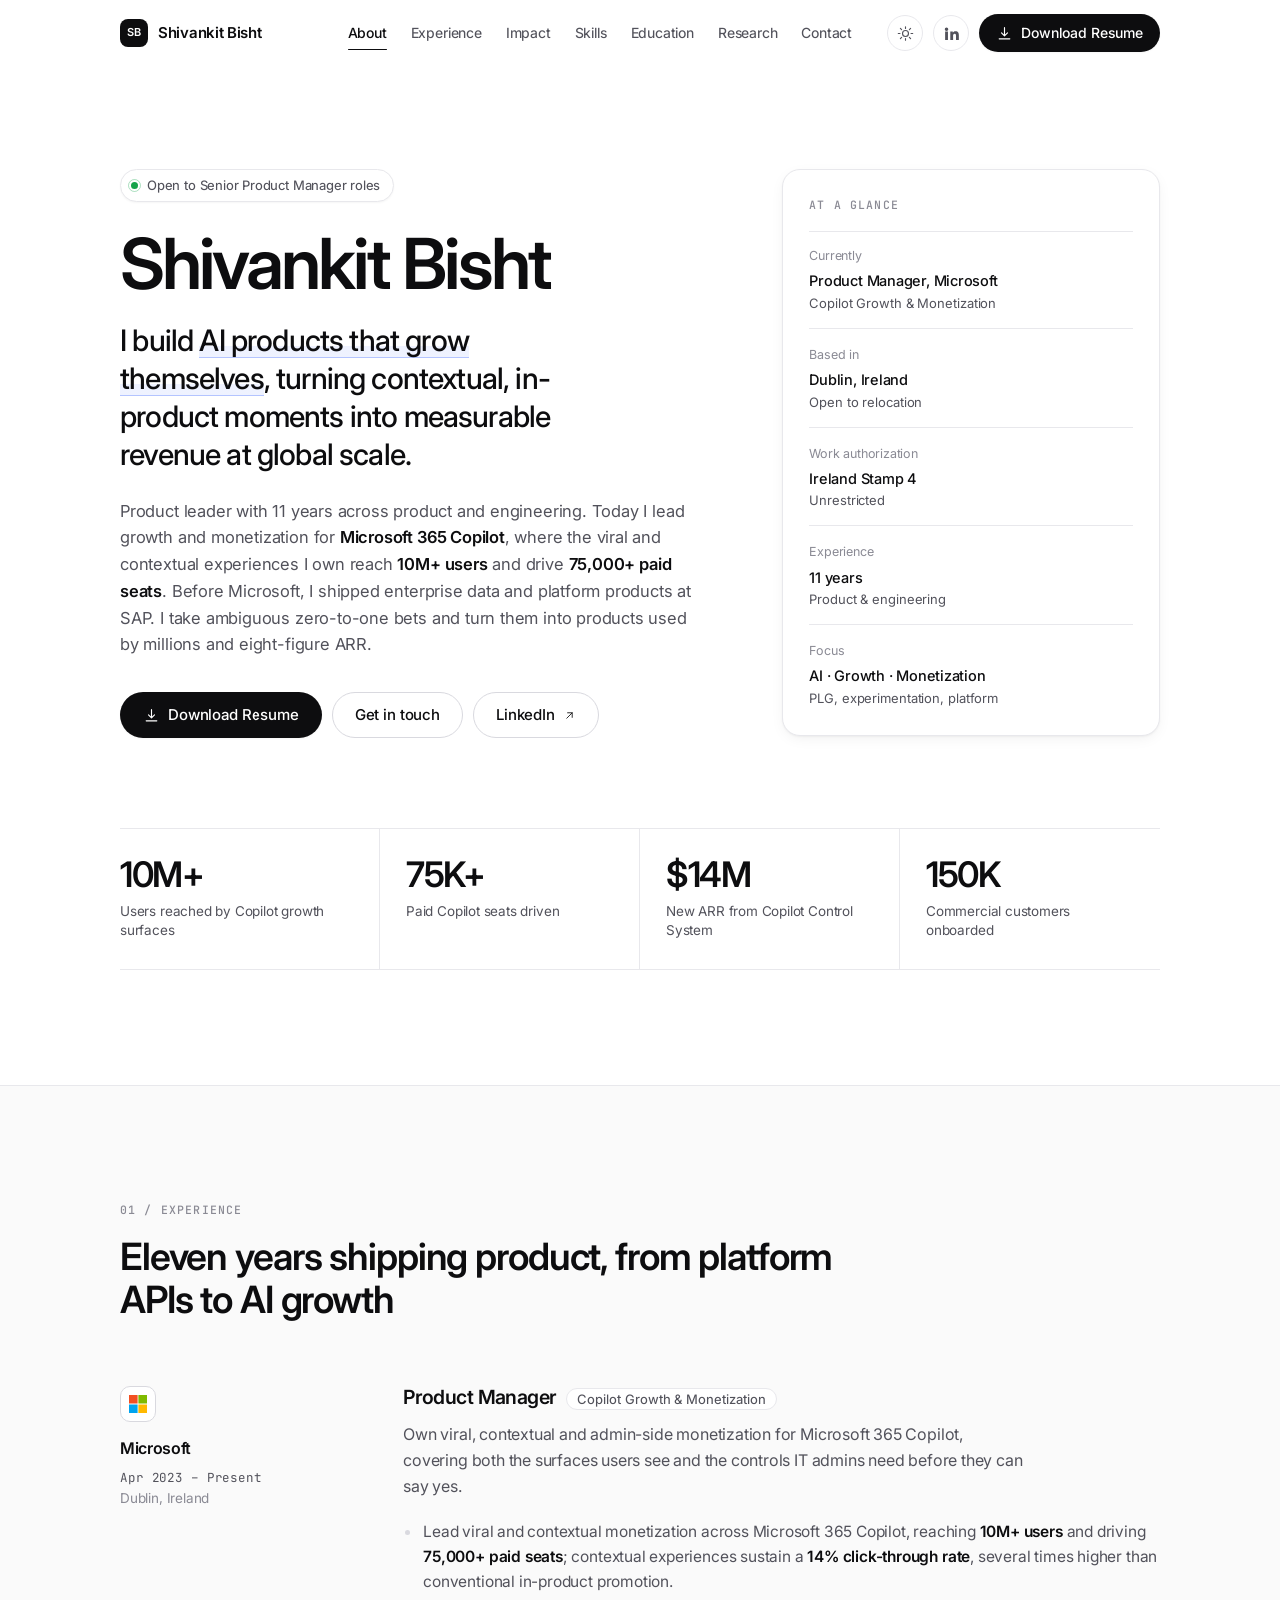
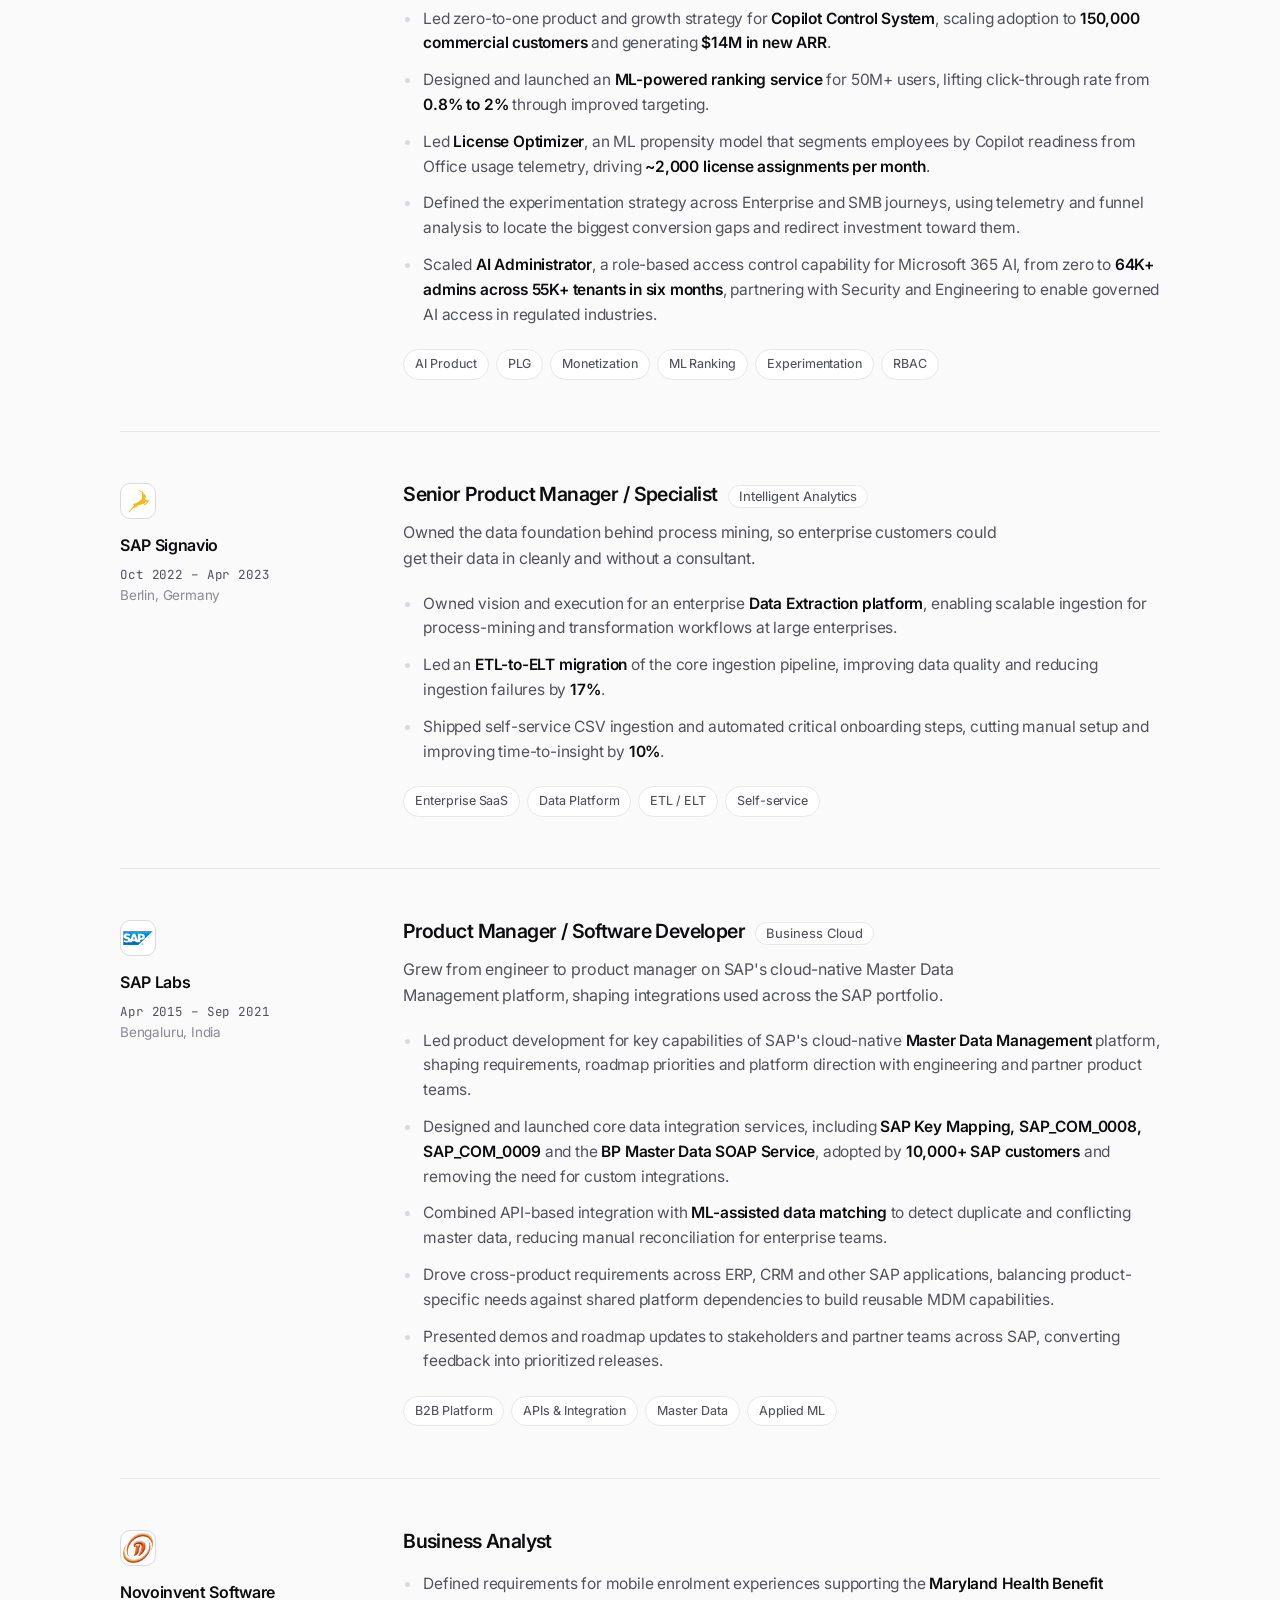
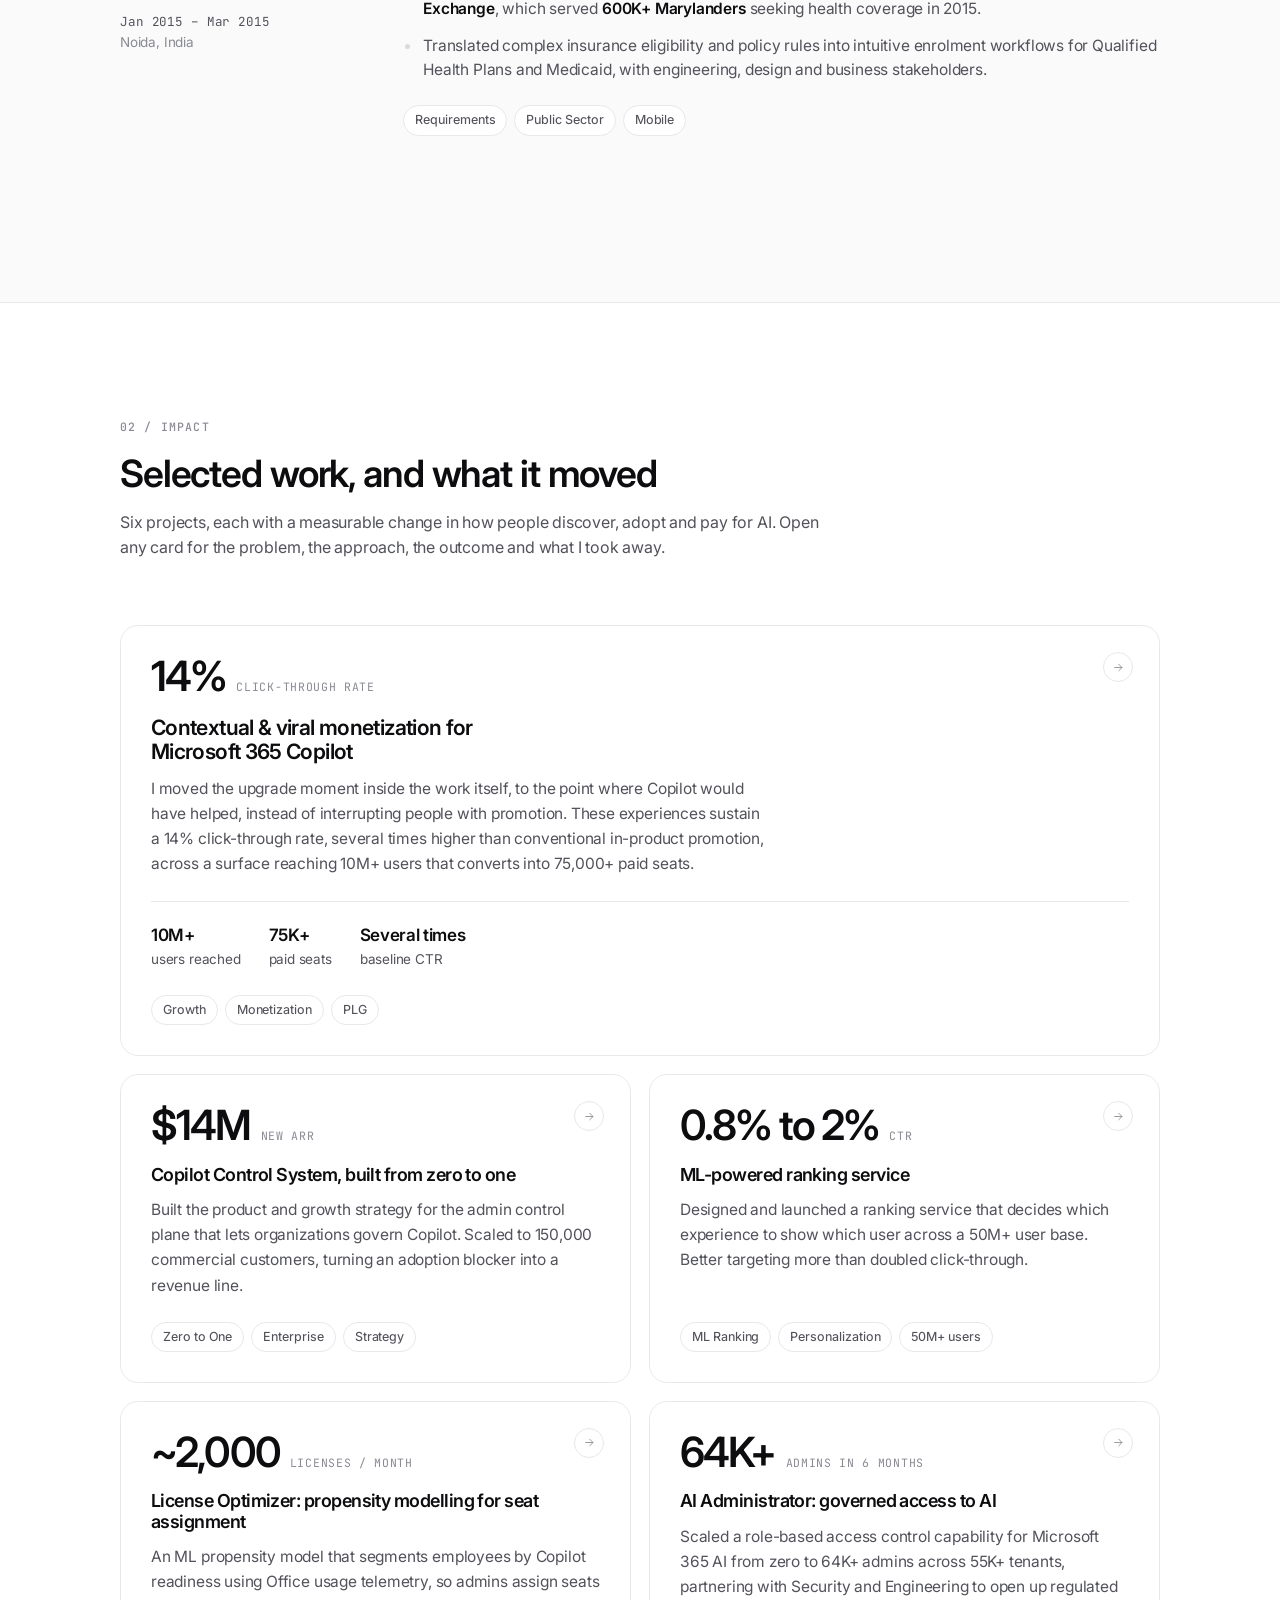
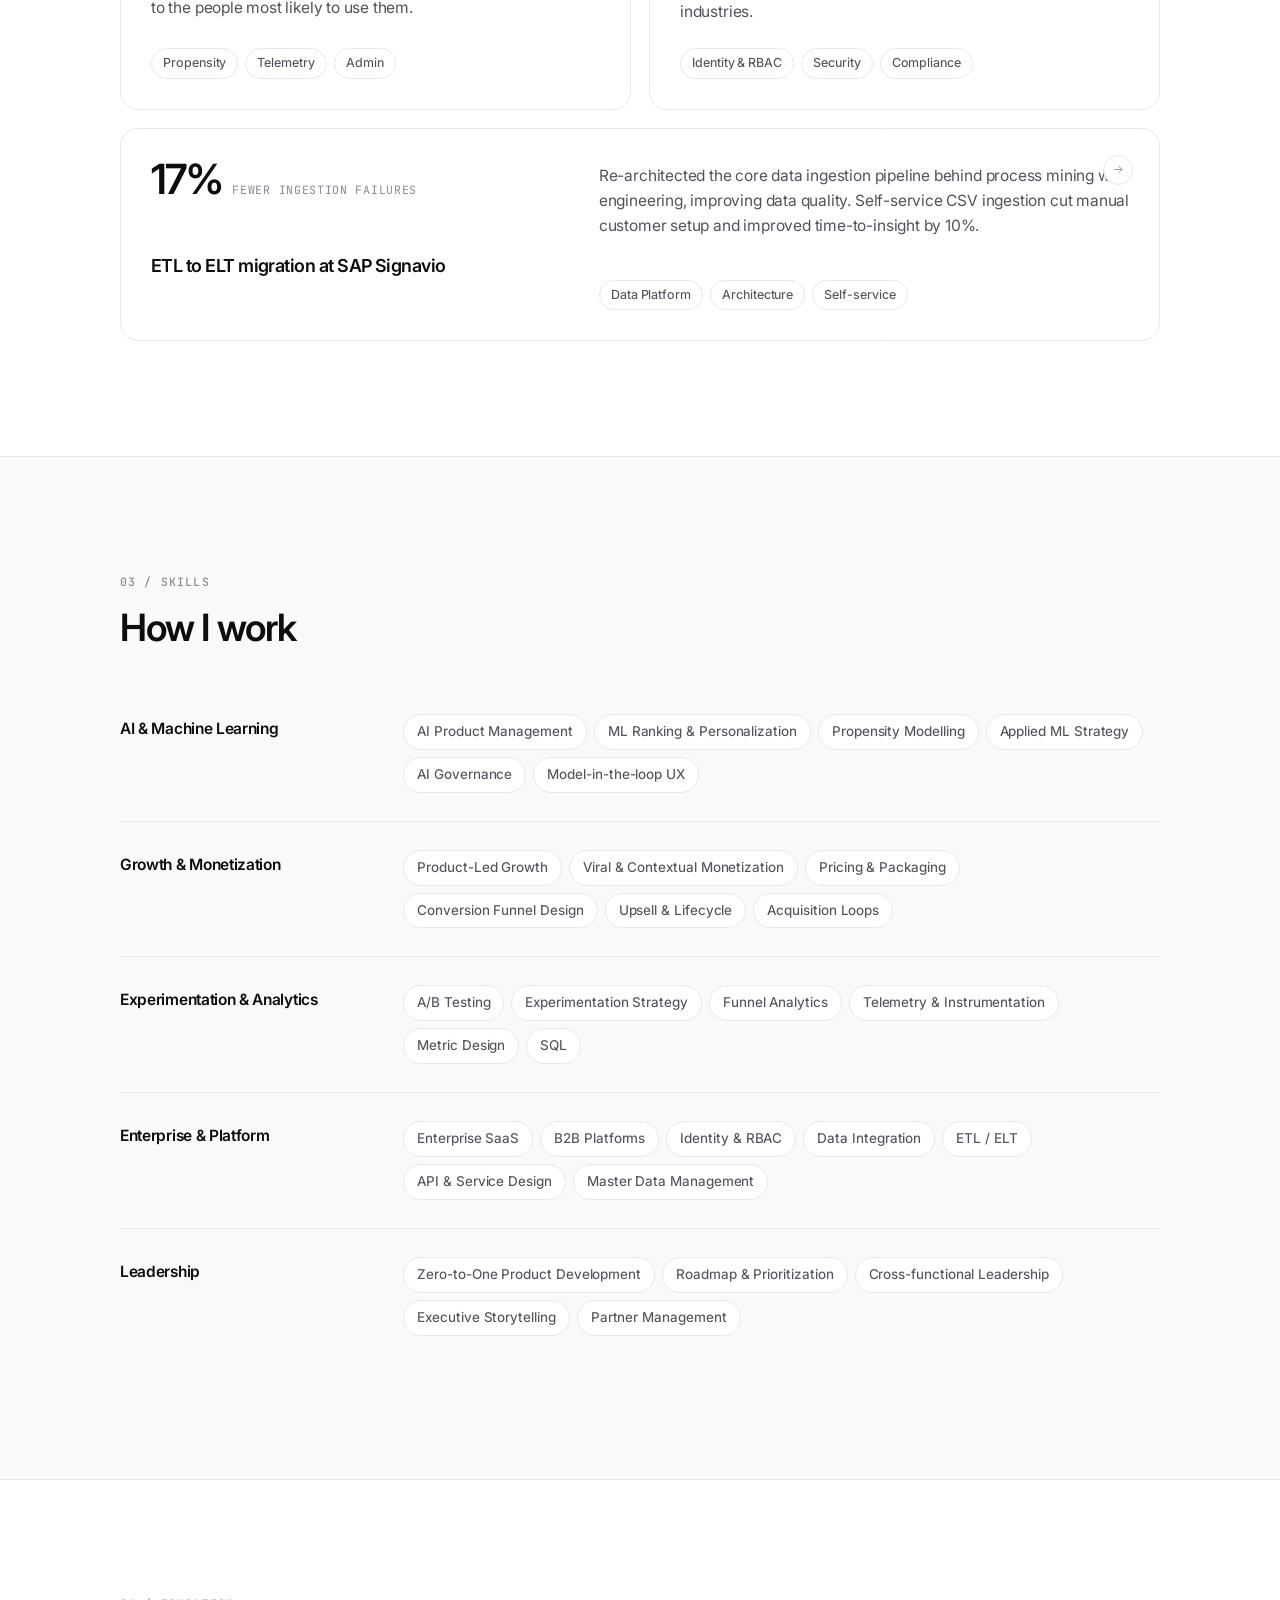
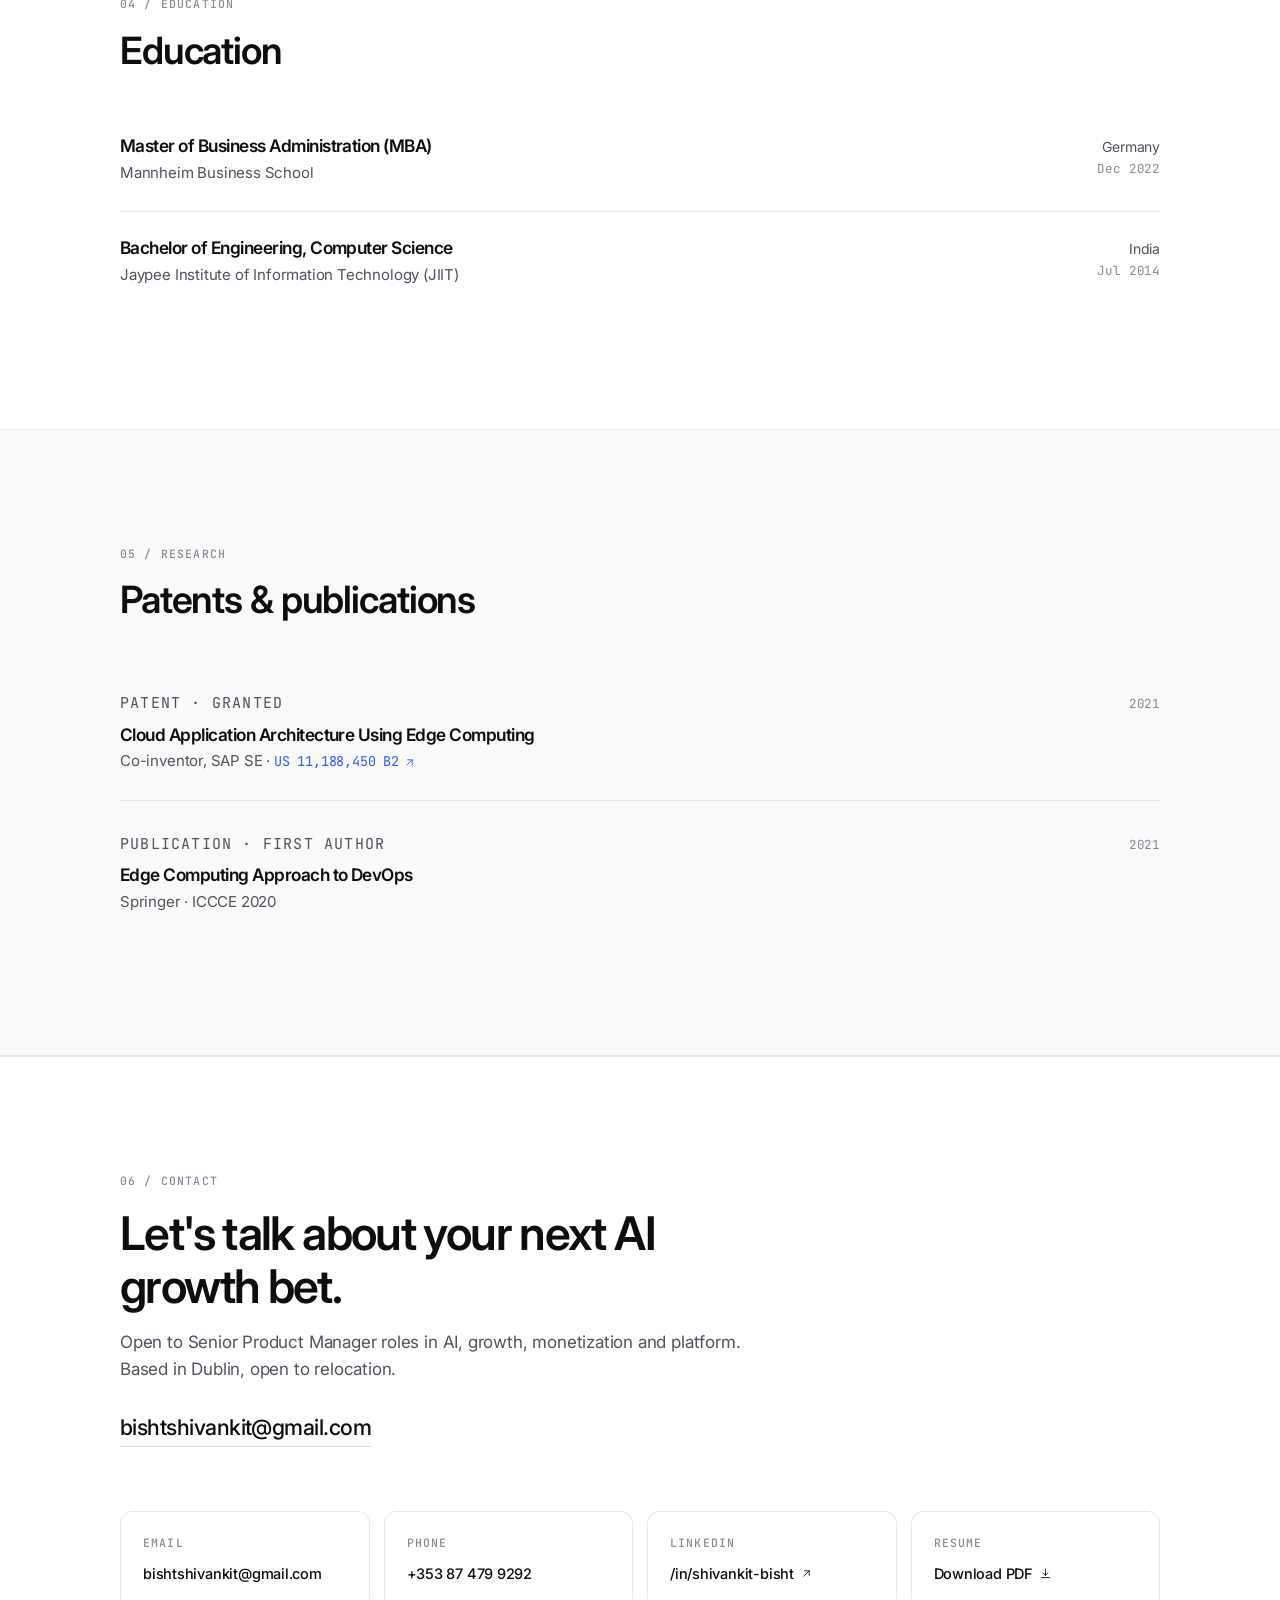
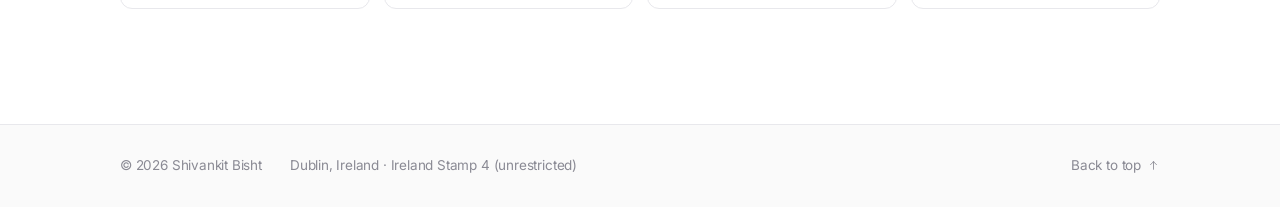
<file: shivankit-bisht-website/index.html>
<!DOCTYPE html>
<html lang="en">
<head>
<meta charset="utf-8" />
<meta name="viewport" content="width=device-width, initial-scale=1" />
<title>Shivankit Bisht | Product Manager, AI Growth &amp; Monetization</title>
<meta name="description" content="Product leader with 11 years across product and engineering. Leads growth and monetization for Microsoft 365 Copilot, building AI experiences that reach 10M+ users and drive 75,000+ paid seats." />
<meta name="author" content="Shivankit Bisht" />
<meta name="theme-color" content="#ffffff" />

<meta property="og:type" content="profile" />
<meta property="og:title" content="Shivankit Bisht | Product Manager, AI Growth &amp; Monetization" />
<meta property="og:description" content="AI-powered growth and monetization at global scale. Microsoft 365 Copilot: 10M+ users reached, 75,000+ paid seats, $14M new ARR." />
<meta name="twitter:card" content="summary_large_image" />

<link rel="icon" href="data:image/svg+xml,%3Csvg xmlns='http://www.w3.org/2000/svg' viewBox='0 0 64 64'%3E%3Crect width='64' height='64' rx='16' fill='%230D0D0F'/%3E%3Ctext x='32' y='42' font-family='Segoe UI,Helvetica,Arial' font-size='28' font-weight='600' fill='%23fff' text-anchor='middle'%3ESB%3C/text%3E%3C/svg%3E" />

<link rel="preconnect" href="https://fonts.googleapis.com" />
<link rel="preconnect" href="https://fonts.gstatic.com" crossorigin />
<link rel="stylesheet" href="https://fonts.googleapis.com/css2?family=Inter:wght@400;500;600;700&family=JetBrains+Mono:wght@400;500&display=swap" />
<link rel="stylesheet" href="assets/css/styles.css" />
<noscript><style>[data-reveal]{opacity:1;transform:none}</style></noscript>
</head>
<body>

<a class="skip-link" href="#about">Skip to content</a>

<header class="nav" id="nav">
  <div class="nav__inner container">
    <a class="wordmark" href="#top" aria-label="Shivankit Bisht, back to top">
      <span class="wordmark__mark" aria-hidden="true">SB</span>
      <span class="wordmark__text">Shivankit Bisht</span>
    </a>

    <nav class="nav__links" id="primary-nav" aria-label="Section navigation">
      <a href="#about">About</a>
      <a href="#experience">Experience</a>
      <a href="#impact">Impact</a>
      <a href="#skills">Skills</a>
      <a href="#education">Education</a>
      <a href="#research">Research</a>
      <a href="#contact">Contact</a>
    </nav>

    <div class="nav__actions">
      <button class="icon-btn" id="theme-toggle" type="button" aria-label="Switch to dark theme" title="Switch theme">
        <svg class="icon icon--sun" viewBox="0 0 24 24" aria-hidden="true"><circle cx="12" cy="12" r="4.2"/><path d="M12 2.4v2.4M12 19.2v2.4M4.2 12H1.8M22.2 12h-2.4M6.5 6.5 4.8 4.8M19.2 19.2l-1.7-1.7M17.5 6.5l1.7-1.7M4.8 19.2l1.7-1.7"/></svg>
        <svg class="icon icon--moon" viewBox="0 0 24 24" aria-hidden="true"><path d="M20.5 14.6A8.6 8.6 0 0 1 9.4 3.5a8.6 8.6 0 1 0 11.1 11.1Z"/></svg>
      </button>

      <a class="icon-btn" href="https://www.linkedin.com/in/shivankit-bisht/" target="_blank" rel="noopener noreferrer" aria-label="LinkedIn profile (opens in a new tab)" title="LinkedIn">
        <svg class="icon icon--filled" viewBox="0 0 24 24" aria-hidden="true"><path d="M4.98 3.5a2.5 2.5 0 1 1 0 5 2.5 2.5 0 0 1 0-5ZM3 9h4v12H3V9Zm7 0h3.8v1.7h.05c.53-.95 1.83-1.95 3.76-1.95 4.02 0 4.76 2.5 4.76 5.76V21h-4v-5.6c0-1.34-.03-3.06-1.9-3.06-1.9 0-2.2 1.45-2.2 2.96V21h-3.97V9Z"/></svg>
      </a>

      <a class="btn btn--primary" href="assets/Shivankit-Bisht-Resume.pdf" download>
        <svg class="icon" viewBox="0 0 24 24" aria-hidden="true"><path d="M12 3.75v11.5M12 15.25 7.75 11M12 15.25 16.25 11M4.5 19.5h15"/></svg>
        Download Resume
      </a>

      <button class="nav__burger" id="nav-toggle" type="button" aria-label="Open menu" aria-expanded="false" aria-controls="primary-nav">
        <span></span><span></span>
      </button>
    </div>
  </div>
  <div class="nav__progress" id="nav-progress" aria-hidden="true"></div>
</header>

<main id="top">

  <!-- Hero / About -->
  <section class="hero section" id="about">
    <div class="container hero__grid">
      <div class="hero__main">
        <p class="status" data-reveal>
          <span class="status__dot" aria-hidden="true"></span>
          Open to Senior Product Manager roles
        </p>

        <h1 class="hero__name" data-reveal>Shivankit Bisht</h1>

        <p class="hero__lede" data-reveal>
          I build <em>AI products that grow themselves</em>, turning contextual,
          in-product moments into measurable revenue at global scale.
        </p>

        <p class="hero__body" data-reveal>
          Product leader with 11 years across product and engineering. Today I lead growth
          and monetization for <strong>Microsoft 365 Copilot</strong>, where the viral and
          contextual experiences I own reach <strong>10M+ users</strong> and drive
          <strong>75,000+ paid seats</strong>. Before Microsoft, I shipped enterprise data
          and platform products at SAP. I take ambiguous zero-to-one bets and turn them into
          products used by millions and eight-figure ARR.
        </p>

        <div class="hero__cta" data-reveal>
          <a class="btn btn--primary btn--lg" href="assets/Shivankit-Bisht-Resume.pdf" download>
            <svg class="icon" viewBox="0 0 24 24" aria-hidden="true"><path d="M12 3.75v11.5M12 15.25 7.75 11M12 15.25 16.25 11M4.5 19.5h15"/></svg>
            Download Resume
          </a>
          <a class="btn btn--ghost btn--lg" href="mailto:bishtshivankit@gmail.com">Get in touch</a>
          <a class="btn btn--ghost btn--lg" href="https://www.linkedin.com/in/shivankit-bisht/" target="_blank" rel="noopener noreferrer">
            LinkedIn
            <svg class="icon icon--sm" viewBox="0 0 24 24" aria-hidden="true"><path d="M7 17 17 7M8.5 7H17v8.5"/></svg>
          </a>
        </div>
      </div>

      <aside class="glance" aria-label="Profile at a glance" data-reveal>
        <p class="eyebrow">At a glance</p>
        <dl class="glance__list">
          <div><dt>Currently</dt><dd>Product Manager, Microsoft<span>Copilot Growth &amp; Monetization</span></dd></div>
          <div><dt>Based in</dt><dd>Dublin, Ireland<span>Open to relocation</span></dd></div>
          <div><dt>Work authorization</dt><dd>Ireland Stamp 4<span>Unrestricted</span></dd></div>
          <div><dt>Experience</dt><dd>11 years<span>Product &amp; engineering</span></dd></div>
          <div><dt>Focus</dt><dd>AI · Growth · Monetization<span>PLG, experimentation, platform</span></dd></div>
        </dl>
      </aside>
    </div>

    <div class="container">
      <ul class="metrics" data-reveal>
        <li><span class="metrics__value">10M+</span><span class="metrics__label">Users reached by Copilot growth surfaces</span></li>
        <li><span class="metrics__value">75K+</span><span class="metrics__label">Paid Copilot seats driven</span></li>
        <li><span class="metrics__value">$14M</span><span class="metrics__label">New ARR from Copilot Control System</span></li>
        <li><span class="metrics__value">150K</span><span class="metrics__label">Commercial customers onboarded</span></li>
      </ul>
    </div>
  </section>

  <!-- Experience -->
  <section class="section section--alt" id="experience">
    <div class="container">
      <header class="section__head" data-reveal>
        <p class="eyebrow">01 / Experience</p>
        <h2 class="section__title">Eleven years shipping product, from platform APIs to AI growth</h2>
      </header>

      <ol class="roles">

        <li class="role" data-reveal>
          <div class="role__meta">
            <span class="logo" aria-hidden="true">
              <svg class="logo__mark" viewBox="0 0 23 23"><path fill="#f25022" d="M0 0h11v11H0z"/><path fill="#7fba00" d="M12 0h11v11H12z"/><path fill="#00a4ef" d="M0 12h11v11H0z"/><path fill="#ffb900" d="M12 12h11v11H12z"/></svg>
            </span>
            <p class="role__company">Microsoft</p>
            <p class="role__dates">Apr 2023 – Present</p>
            <p class="role__place">Dublin, Ireland</p>
          </div>
          <div class="role__body">
            <h3 class="role__title">Product Manager<span class="role__team">Copilot Growth &amp; Monetization</span></h3>
            <p class="role__summary">Own viral, contextual and admin-side monetization for Microsoft 365 Copilot, covering both the surfaces users see and the controls IT admins need before they can say yes.</p>
            <ul class="bullets">
              <li>Lead viral and contextual monetization across Microsoft 365 Copilot, reaching <strong>10M+ users</strong> and driving <strong>75,000+ paid seats</strong>; contextual experiences sustain a <strong>14% click-through rate</strong>, several times higher than conventional in-product promotion.</li>
              <li>Led zero-to-one product and growth strategy for <strong>Copilot Control System</strong>, scaling adoption to <strong>150,000 commercial customers</strong> and generating <strong>$14M in new ARR</strong>.</li>
              <li>Designed and launched an <strong>ML-powered ranking service</strong> for 50M+ users, lifting click-through rate from <strong>0.8% to 2%</strong> through improved targeting.</li>
              <li>Led <strong>License Optimizer</strong>, an ML propensity model that segments employees by Copilot readiness from Office usage telemetry, driving <strong>~2,000 license assignments per month</strong>.</li>
              <li>Defined the experimentation strategy across Enterprise and SMB journeys, using telemetry and funnel analysis to locate the biggest conversion gaps and redirect investment toward them.</li>
              <li>Scaled <strong>AI Administrator</strong>, a role-based access control capability for Microsoft 365 AI, from zero to <strong>64K+ admins across 55K+ tenants in six months</strong>, partnering with Security and Engineering to enable governed AI access in regulated industries.</li>
            </ul>
            <ul class="tags">
              <li>AI Product</li><li>PLG</li><li>Monetization</li><li>ML Ranking</li><li>Experimentation</li><li>RBAC</li>
            </ul>
          </div>
        </li>

        <li class="role" data-reveal>
          <div class="role__meta">
            <span class="logo logo--img" data-fallback-text="SAP" data-fallback-class="logo--sap" aria-hidden="true">
              <img class="logo__img" src="assets/logos/signavio.png" alt="" width="96" height="96" />
            </span>
            <p class="role__company">SAP Signavio</p>
            <p class="role__dates">Oct 2022 – Apr 2023</p>
            <p class="role__place">Berlin, Germany</p>
          </div>
          <div class="role__body">
            <h3 class="role__title">Senior Product Manager / Specialist<span class="role__team">Intelligent Analytics</span></h3>
            <p class="role__summary">Owned the data foundation behind process mining, so enterprise customers could get their data in cleanly and without a consultant.</p>
            <ul class="bullets">
              <li>Owned vision and execution for an enterprise <strong>Data Extraction platform</strong>, enabling scalable ingestion for process-mining and transformation workflows at large enterprises.</li>
              <li>Led an <strong>ETL-to-ELT migration</strong> of the core ingestion pipeline, improving data quality and reducing ingestion failures by <strong>17%</strong>.</li>
              <li>Shipped self-service CSV ingestion and automated critical onboarding steps, cutting manual setup and improving time-to-insight by <strong>10%</strong>.</li>
            </ul>
            <ul class="tags">
              <li>Enterprise SaaS</li><li>Data Platform</li><li>ETL / ELT</li><li>Self-service</li>
            </ul>
          </div>
        </li>

        <li class="role" data-reveal>
          <div class="role__meta">
            <span class="logo logo--img" data-fallback-text="SAP" data-fallback-class="logo--sap" aria-hidden="true">
              <img class="logo__img" src="assets/logos/sap.svg" alt="" width="123" height="61" />
            </span>
            <p class="role__company">SAP Labs</p>
            <p class="role__dates">Apr 2015 – Sep 2021</p>
            <p class="role__place">Bengaluru, India</p>
          </div>
          <div class="role__body">
            <h3 class="role__title">Product Manager / Software Developer<span class="role__team">Business Cloud</span></h3>
            <p class="role__summary">Grew from engineer to product manager on SAP's cloud-native Master Data Management platform, shaping integrations used across the SAP portfolio.</p>
            <ul class="bullets">
              <li>Led product development for key capabilities of SAP's cloud-native <strong>Master Data Management</strong> platform, shaping requirements, roadmap priorities and platform direction with engineering and partner product teams.</li>
              <li>Designed and launched core data integration services, including <strong>SAP Key Mapping, SAP_COM_0008, SAP_COM_0009</strong> and the <strong>BP Master Data SOAP Service</strong>, adopted by <strong>10,000+ SAP customers</strong> and removing the need for custom integrations.</li>
              <li>Combined API-based integration with <strong>ML-assisted data matching</strong> to detect duplicate and conflicting master data, reducing manual reconciliation for enterprise teams.</li>
              <li>Drove cross-product requirements across ERP, CRM and other SAP applications, balancing product-specific needs against shared platform dependencies to build reusable MDM capabilities.</li>
              <li>Presented demos and roadmap updates to stakeholders and partner teams across SAP, converting feedback into prioritized releases.</li>
            </ul>
            <ul class="tags">
              <li>B2B Platform</li><li>APIs &amp; Integration</li><li>Master Data</li><li>Applied ML</li>
            </ul>
          </div>
        </li>

        <li class="role" data-reveal>
          <div class="role__meta">
            <span class="logo logo--img" data-fallback-text="N" aria-hidden="true">
              <img class="logo__img" src="assets/logos/novoinvent.png" alt="" width="96" height="96" />
            </span>
            <p class="role__company">Novoinvent Software</p>
            <p class="role__dates">Jan 2015 – Mar 2015</p>
            <p class="role__place">Noida, India</p>
          </div>
          <div class="role__body">
            <h3 class="role__title">Business Analyst</h3>
            <ul class="bullets">
              <li>Defined requirements for mobile enrolment experiences supporting the <strong>Maryland Health Benefit Exchange</strong>, which served <strong>600K+ Marylanders</strong> seeking health coverage in 2015.</li>
              <li>Translated complex insurance eligibility and policy rules into intuitive enrolment workflows for Qualified Health Plans and Medicaid, with engineering, design and business stakeholders.</li>
            </ul>
            <ul class="tags">
              <li>Requirements</li><li>Public Sector</li><li>Mobile</li>
            </ul>
          </div>
        </li>

      </ol>
    </div>
  </section>

  <!-- Impact -->
  <section class="section" id="impact">
    <div class="container">
      <header class="section__head" data-reveal>
        <p class="eyebrow">02 / Impact</p>
        <h2 class="section__title">Selected work, and what it moved</h2>
        <p class="section__sub">Six projects, each with a measurable change in how people discover, adopt and pay for AI. Open any card for the problem, the approach, the outcome and what I took away.</p>
      </header>

      <div class="cards">

        <article class="card card--feature" data-reveal>
          <span class="card__go" aria-hidden="true"><svg class="icon icon--sm" viewBox="0 0 24 24"><path d="M5 12h13M12.5 6l6 6-6 6"/></svg></span>
          <p class="card__metric">14%<span>click-through rate</span></p>
          <h3 class="card__title"><button class="card__open" type="button" aria-haspopup="dialog" data-case-open="contextual">Contextual &amp; viral monetization for Microsoft 365 Copilot</button></h3>
          <p class="card__text">
            I moved the upgrade moment inside the work itself, to the point where Copilot would
            have helped, instead of interrupting people with promotion. These experiences sustain
            a 14% click-through rate, several times higher than conventional in-product promotion,
            across a surface reaching 10M+ users that converts into 75,000+ paid seats.
          </p>
          <ul class="card__stats">
            <li><b>10M+</b> users reached</li>
            <li><b>75K+</b> paid seats</li>
            <li><b>Several times</b> baseline CTR</li>
          </ul>
          <ul class="tags"><li>Growth</li><li>Monetization</li><li>PLG</li></ul>
        </article>

        <article class="card" data-reveal>
          <span class="card__go" aria-hidden="true"><svg class="icon icon--sm" viewBox="0 0 24 24"><path d="M5 12h13M12.5 6l6 6-6 6"/></svg></span>
          <p class="card__metric">$14M<span>new ARR</span></p>
          <h3 class="card__title"><button class="card__open" type="button" aria-haspopup="dialog" data-case-open="control-system">Copilot Control System, built from zero to one</button></h3>
          <p class="card__text">
            Built the product and growth strategy for the admin control plane that lets organizations
            govern Copilot. Scaled to 150,000 commercial customers, turning an adoption blocker into a
            revenue line.
          </p>
          <ul class="tags"><li>Zero to One</li><li>Enterprise</li><li>Strategy</li></ul>
        </article>

        <article class="card" data-reveal>
          <span class="card__go" aria-hidden="true"><svg class="icon icon--sm" viewBox="0 0 24 24"><path d="M5 12h13M12.5 6l6 6-6 6"/></svg></span>
          <p class="card__metric">0.8% to 2%<span>CTR</span></p>
          <h3 class="card__title"><button class="card__open" type="button" aria-haspopup="dialog" data-case-open="ranking">ML-powered ranking service</button></h3>
          <p class="card__text">
            Designed and launched a ranking service that decides which experience to show which user
            across a 50M+ user base. Better targeting more than doubled click-through.
          </p>
          <ul class="tags"><li>ML Ranking</li><li>Personalization</li><li>50M+ users</li></ul>
        </article>

        <article class="card" data-reveal>
          <span class="card__go" aria-hidden="true"><svg class="icon icon--sm" viewBox="0 0 24 24"><path d="M5 12h13M12.5 6l6 6-6 6"/></svg></span>
          <p class="card__metric">~2,000<span>licenses / month</span></p>
          <h3 class="card__title"><button class="card__open" type="button" aria-haspopup="dialog" data-case-open="license-optimizer">License Optimizer: propensity modelling for seat assignment</button></h3>
          <p class="card__text">
            An ML propensity model that segments employees by Copilot readiness using Office usage
            telemetry, so admins assign seats to the people most likely to use them.
          </p>
          <ul class="tags"><li>Propensity</li><li>Telemetry</li><li>Admin</li></ul>
        </article>

        <article class="card" data-reveal>
          <span class="card__go" aria-hidden="true"><svg class="icon icon--sm" viewBox="0 0 24 24"><path d="M5 12h13M12.5 6l6 6-6 6"/></svg></span>
          <p class="card__metric">64K+<span>admins in 6 months</span></p>
          <h3 class="card__title"><button class="card__open" type="button" aria-haspopup="dialog" data-case-open="ai-administrator">AI Administrator: governed access to AI</button></h3>
          <p class="card__text">
            Scaled a role-based access control capability for Microsoft 365 AI from zero to 64K+ admins
            across 55K+ tenants, partnering with Security and Engineering to open up regulated industries.
          </p>
          <ul class="tags"><li>Identity &amp; RBAC</li><li>Security</li><li>Compliance</li></ul>
        </article>

        <article class="card card--wide" data-reveal>
          <span class="card__go" aria-hidden="true"><svg class="icon icon--sm" viewBox="0 0 24 24"><path d="M5 12h13M12.5 6l6 6-6 6"/></svg></span>
          <p class="card__metric">17%<span>fewer ingestion failures</span></p>
          <h3 class="card__title"><button class="card__open" type="button" aria-haspopup="dialog" data-case-open="elt-migration">ETL to ELT migration at SAP Signavio</button></h3>
          <p class="card__text">
            Re-architected the core data ingestion pipeline behind process mining with engineering,
            improving data quality. Self-service CSV ingestion cut manual customer setup and improved
            time-to-insight by 10%.
          </p>
          <ul class="tags"><li>Data Platform</li><li>Architecture</li><li>Self-service</li></ul>
        </article>

      </div>
    </div>
  </section>

  <!-- Skills -->
  <section class="section section--alt" id="skills">
    <div class="container">
      <header class="section__head" data-reveal>
        <p class="eyebrow">03 / Skills</p>
        <h2 class="section__title">How I work</h2>
      </header>

      <div class="skills">
        <div class="skills__group" data-reveal>
          <h3>AI &amp; Machine Learning</h3>
          <ul class="tags tags--lg">
            <li>AI Product Management</li><li>ML Ranking &amp; Personalization</li><li>Propensity Modelling</li>
            <li>Applied ML Strategy</li><li>AI Governance</li><li>Model-in-the-loop UX</li>
          </ul>
        </div>

        <div class="skills__group" data-reveal>
          <h3>Growth &amp; Monetization</h3>
          <ul class="tags tags--lg">
            <li>Product-Led Growth</li><li>Viral &amp; Contextual Monetization</li><li>Pricing &amp; Packaging</li>
            <li>Conversion Funnel Design</li><li>Upsell &amp; Lifecycle</li><li>Acquisition Loops</li>
          </ul>
        </div>

        <div class="skills__group" data-reveal>
          <h3>Experimentation &amp; Analytics</h3>
          <ul class="tags tags--lg">
            <li>A/B Testing</li><li>Experimentation Strategy</li><li>Funnel Analytics</li>
            <li>Telemetry &amp; Instrumentation</li><li>Metric Design</li><li>SQL</li>
          </ul>
        </div>

        <div class="skills__group" data-reveal>
          <h3>Enterprise &amp; Platform</h3>
          <ul class="tags tags--lg">
            <li>Enterprise SaaS</li><li>B2B Platforms</li><li>Identity &amp; RBAC</li>
            <li>Data Integration</li><li>ETL / ELT</li><li>API &amp; Service Design</li><li>Master Data Management</li>
          </ul>
        </div>

        <div class="skills__group" data-reveal>
          <h3>Leadership</h3>
          <ul class="tags tags--lg">
            <li>Zero-to-One Product Development</li><li>Roadmap &amp; Prioritization</li>
            <li>Cross-functional Leadership</li><li>Executive Storytelling</li><li>Partner Management</li>
          </ul>
        </div>
      </div>
    </div>
  </section>

  <!-- Education -->
  <section class="section" id="education">
    <div class="container">
      <header class="section__head" data-reveal>
        <p class="eyebrow">04 / Education</p>
        <h2 class="section__title">Education</h2>
      </header>

      <ul class="list">
        <li class="list__item" data-reveal>
          <div>
            <h3>Master of Business Administration (MBA)</h3>
            <p>Mannheim Business School</p>
          </div>
          <p class="list__meta">Germany<span>Dec 2022</span></p>
        </li>
        <li class="list__item" data-reveal>
          <div>
            <h3>Bachelor of Engineering, Computer Science</h3>
            <p>Jaypee Institute of Information Technology (JIIT)</p>
          </div>
          <p class="list__meta">India<span>Jul 2014</span></p>
        </li>
      </ul>
    </div>
  </section>

  <!-- Research -->
  <section class="section section--alt" id="research">
    <div class="container">
      <header class="section__head" data-reveal>
        <p class="eyebrow">05 / Research</p>
        <h2 class="section__title">Patents &amp; publications</h2>
      </header>

      <ul class="list">
        <li class="list__item" data-reveal>
          <div>
            <p class="kicker">Patent · Granted</p>
            <h3>Cloud Application Architecture Using Edge Computing</h3>
            <p>Co-inventor, SAP SE ·
              <a href="https://patents.google.com/patent/US11188450B2/en" target="_blank" rel="noopener noreferrer">US 11,188,450 B2
                <svg class="icon icon--sm" viewBox="0 0 24 24" aria-hidden="true"><path d="M7 17 17 7M8.5 7H17v8.5"/></svg>
              </a>
            </p>
          </div>
          <p class="list__meta"><span>2021</span></p>
        </li>
        <li class="list__item" data-reveal>
          <div>
            <p class="kicker">Publication · First author</p>
            <h3>Edge Computing Approach to DevOps</h3>
            <p>Springer · ICCCE 2020</p>
          </div>
          <p class="list__meta"><span>2021</span></p>
        </li>
      </ul>
    </div>
  </section>

  <!-- Contact -->
  <section class="section contact" id="contact">
    <div class="container">
      <div class="contact__head" data-reveal>
        <p class="eyebrow">06 / Contact</p>
        <h2 class="contact__title">Let's talk about your next AI growth bet.</h2>
        <p class="contact__sub">Open to Senior Product Manager roles in AI, growth, monetization and platform. Based in Dublin, open to relocation.</p>
        <a class="contact__email" href="mailto:bishtshivankit@gmail.com">bishtshivankit@gmail.com</a>
      </div>

      <div class="contact__grid" data-reveal>
        <a class="contact__card" href="mailto:bishtshivankit@gmail.com">
          <span class="eyebrow">Email</span>
          <span class="contact__value">bishtshivankit@gmail.com</span>
        </a>
        <a class="contact__card" href="tel:+353874799292">
          <span class="eyebrow">Phone</span>
          <span class="contact__value">+353 87 479 9292</span>
        </a>
        <a class="contact__card" href="https://www.linkedin.com/in/shivankit-bisht/" target="_blank" rel="noopener noreferrer">
          <span class="eyebrow">LinkedIn</span>
          <span class="contact__value">/in/shivankit-bisht
            <svg class="icon icon--sm" viewBox="0 0 24 24" aria-hidden="true"><path d="M7 17 17 7M8.5 7H17v8.5"/></svg>
          </span>
        </a>
        <a class="contact__card" href="assets/Shivankit-Bisht-Resume.pdf" download>
          <span class="eyebrow">Resume</span>
          <span class="contact__value">Download PDF
            <svg class="icon icon--sm" viewBox="0 0 24 24" aria-hidden="true"><path d="M12 3.75v11.5M12 15.25 7.75 11M12 15.25 16.25 11M4.5 19.5h15"/></svg>
          </span>
        </a>
      </div>
    </div>
  </section>

</main>

<footer class="footer">
  <div class="container footer__inner">
    <p>© <span id="year">2026</span> Shivankit Bisht</p>
    <p>Dublin, Ireland · Ireland Stamp 4 (unrestricted)</p>
    <a href="#top" class="footer__top">Back to top
      <svg class="icon icon--sm" viewBox="0 0 24 24" aria-hidden="true"><path d="M12 19V5M12 5 6.5 10.5M12 5l5.5 5.5"/></svg>
    </a>
  </div>
</footer>

<dialog class="case-dialog" id="case-dialog" aria-labelledby="case-title">
  <button class="case-dialog__close" type="button" id="case-close" aria-label="Close case study">
    <svg class="icon" viewBox="0 0 24 24" aria-hidden="true"><path d="M6.5 6.5l11 11M17.5 6.5l-11 11"/></svg>
  </button>
  <div class="case" id="case-body" tabindex="-1"></div>
</dialog>

<!-- Case study content. Cloned into the dialog above when a card is opened. -->

<template data-case="contextual">
  <header class="case__head">
    <p class="case__eyebrow">Microsoft · Copilot Growth &amp; Monetization · 2023 to present</p>
    <h2 class="case__title" id="case-title">Contextual and viral monetization for Microsoft 365 Copilot</h2>
    <ul class="case__stats">
      <li><b>14%</b> click-through rate</li>
      <li><b>10M+</b> users reached</li>
      <li><b>75K+</b> paid seats</li>
    </ul>
  </header>

  <section class="case__block">
    <h3>The problem</h3>
    <div>
      <p>Copilot was a paid add-on that most people in a tenant never actually saw. The default play was promotion in the app shell: banners, cards, a badge on the ribbon. People had already learned to ignore all of it.</p>
      <p>We were sitting at low single-digit click-through, and every ignored impression costs something. These are surfaces we have to keep using for years, and attention spent badly is hard to win back.</p>
    </div>
  </section>

  <section class="case__block">
    <h3>How I approached it</h3>
    <div>
      <p>I stopped treating this as a promotion problem and started treating it as a timing problem. The question became: when is someone doing work Copilot is demonstrably good at, and can we detect that moment reliably enough to act on it?</p>
      <p>I set one rule with the team. We do not show anything unless we can name the specific task the person is in the middle of. That killed a lot of proposed placements, which was the point.</p>
      <p>We capped frequency, made dismissals stick across surfaces rather than per-surface, and ran the whole thing against the existing promotional surface instead of in isolation, so we were measuring a real delta rather than a new-thing bump.</p>
      <p>The frequency cap was the hardest argument to win internally. On paper it looks like leaving reach on the table, and reach is what most neighbouring teams are measured on.</p>
    </div>
  </section>

  <section class="case__block">
    <h3>Outcome</h3>
    <div>
      <ul class="bullets">
        <li>A sustained <strong>14% click-through rate</strong>, several times higher than conventional in-product promotion, and it held after the novelty wore off.</li>
        <li>Reaching <strong>10M+ users</strong> across Microsoft 365.</li>
        <li><strong>75,000+ paid seats</strong> driven through these surfaces.</li>
      </ul>
    </div>
  </section>

  <section class="case__block">
    <h3>What I learned</h3>
    <div>
      <p>Relevance compounds and volume does not. The placements that respected someone's attention were still performing months later. The ones that did not decayed quietly, which is the worst way for a surface to fail because nobody notices until it is worthless.</p>
      <p>I would start measuring the cost of a bad impression much earlier. We had good click data from day one and almost nothing on the people we annoyed, so for a long stretch I was arguing for restraint on instinct rather than evidence. That is a weak position to argue from.</p>
    </div>
  </section>
</template>

<template data-case="control-system">
  <header class="case__head">
    <p class="case__eyebrow">Microsoft · Copilot Control System · 2023 to present</p>
    <h2 class="case__title" id="case-title">Copilot Control System, built from zero to one</h2>
    <ul class="case__stats">
      <li><b>$14M</b> new ARR</li>
      <li><b>150K</b> commercial customers</li>
      <li><b>0 to 1</b> product</li>
    </ul>
  </header>

  <section class="case__block">
    <h3>The problem</h3>
    <div>
      <p>Deals were not stalling on whether Copilot was useful. They were stalling on admin questions we could not answer well: what will it touch, who in my organisation can use it, what happens to my data, and can I turn it off tomorrow if I need to?</p>
      <p>Governance was being handled as a compliance checkbox somewhere near the end of the roadmap. In reality it was the thing standing between us and the revenue.</p>
    </div>
  </section>

  <section class="case__block">
    <h3>How I approached it</h3>
    <div>
      <p>I started with regulated industries, because their bar was the highest and anything that satisfied a bank or a hospital would comfortably satisfy everyone else. It is a slower first customer set and a much better forcing function.</p>
      <p>Then I cut hard. A complete governance suite would have taken far longer than the sales cycles we were trying to unblock, so I sequenced the smallest set of controls that resolved the most common objections, shipped those, and was explicit about what was coming and what was not.</p>
      <p>I also changed the internal pitch. Governance work loses prioritisation arguments when it is framed as risk reduction, so I tied each control to the deals it was blocking. That reframing did more for the roadmap than any feature in it.</p>
    </div>
  </section>

  <section class="case__block">
    <h3>Outcome</h3>
    <div>
      <ul class="bullets">
        <li>Adoption scaled to <strong>150,000 commercial customers</strong>.</li>
        <li><strong>$14M in new annual recurring revenue</strong>, built from zero.</li>
        <li>Governance went from a recurring blocker in deal reviews to a line in the revenue plan.</li>
      </ul>
    </div>
  </section>

  <section class="case__block">
    <h3>What I learned</h3>
    <div>
      <p>In enterprise, the buyer's objection list is a roadmap. I got more useful signal out of three loss reviews than out of a quarter of inbound feature requests.</p>
      <p>Admin confidence is also a lagging indicator, and I spent too long without a leading one. We eventually tracked how far admins got through setup before they stopped, which told us where trust was breaking while we could still do something about it.</p>
    </div>
  </section>
</template>

<template data-case="ranking">
  <header class="case__head">
    <p class="case__eyebrow">Microsoft · Copilot Growth &amp; Monetization · 2023 to present</p>
    <h2 class="case__title" id="case-title">An ML ranking service for Microsoft 365 growth surfaces</h2>
    <ul class="case__stats">
      <li><b>0.8% to 2%</b> click-through rate</li>
      <li><b>50M+</b> users</li>
    </ul>
  </header>

  <section class="case__block">
    <h3>The problem</h3>
    <div>
      <p>Several teams were competing for the same in-product surfaces, each with its own hand-written targeting rules. Whoever shipped last, or argued loudest in the review, won the slot.</p>
      <p>Users got whichever message happened to be in front of them, which was usually not the most relevant one, and the system as a whole had become impossible to reason about. Click-through sat at 0.8%.</p>
    </div>
  </section>

  <section class="case__block">
    <h3>How I approached it</h3>
    <div>
      <p>I argued for one shared ranking service instead of a growing pile of per-team rules. The model was not the hard part.</p>
      <p>The hard part was asking teams to hand over direct control of placements they owned and were measured on. I got there by defining a common value metric first, so ranking decisions could be settled with data rather than seniority, and by committing to give every team visibility into why their experience did or did not win a slot. Without that second part it would have been a non-starter.</p>
      <p>We shipped a deliberately simple model with a strong offline evaluation before touching production traffic at 50M+ user scale. I would rather ship something explainable that teams trust than something clever they quietly route around.</p>
    </div>
  </section>

  <section class="case__block">
    <h3>Outcome</h3>
    <div>
      <ul class="bullets">
        <li>Click-through rate improved from <strong>0.8% to 2%</strong> on the same surfaces and the same inventory.</li>
        <li>Serving <strong>50M+ users</strong>.</li>
        <li>New experiences could be launched into ranking instead of negotiating for a placement.</li>
      </ul>
    </div>
  </section>

  <section class="case__block">
    <h3>What I learned</h3>
    <div>
      <p>This was an organisational design problem wearing a machine learning costume. The technical work took weeks. The alignment work was most of the project, and I should have budgeted for it that way from the start.</p>
      <p>A simple ranker people understand also beats a better one they do not. Explainability was not a nice-to-have here, it was the thing that made teams willing to give up control in the first place.</p>
    </div>
  </section>
</template>

<template data-case="license-optimizer">
  <header class="case__head">
    <p class="case__eyebrow">Microsoft · Copilot adoption · 2023 to present</p>
    <h2 class="case__title" id="case-title">License Optimizer, propensity modelling for seat assignment</h2>
    <ul class="case__stats">
      <li><b>~2,000</b> assignments per month</li>
      <li><b>ML</b> propensity model</li>
    </ul>
  </header>

  <section class="case__block">
    <h3>The problem</h3>
    <div>
      <p>Admins buy a block of Copilot seats and then have to guess who should get them. They guess from org charts and seniority, which turns out to be a poor predictor of who will actually use an AI assistant.</p>
      <p>Unused seats surface at renewal, and by then the conversation is about the money rather than the value. The question we kept hearing was simple, and we had no good answer to it: who should I give this to?</p>
    </div>
  </section>

  <section class="case__block">
    <h3>How I approached it</h3>
    <div>
      <p>We built a propensity model on Microsoft Office usage telemetry that segments employees by Copilot readiness, based on the patterns of work where it pays off quickly.</p>
      <p>I put three constraints on it from the start. Work from aggregate usage signals, not content. Keep the ranking explainable, so an admin can see why a person surfaced. And keep the admin as the decision maker, always: the product recommends, it never assigns.</p>
      <p>That last constraint cost us automation we could have shipped. But handing a manager an opaque list that ranks their people by who deserves AI is the kind of feature that gets a product removed from a tenant, and no amount of accuracy would have made up for that.</p>
    </div>
  </section>

  <section class="case__block">
    <h3>Outcome</h3>
    <div>
      <ul class="bullets">
        <li>Driving roughly <strong>2,000 license assignments per month</strong>.</li>
        <li>Seats going to people positioned to use them, rather than to the top of the org chart.</li>
        <li>Admins got a recommendation they could explain to someone else, which is what made them act on it.</li>
      </ul>
    </div>
  </section>

  <section class="case__block">
    <h3>What I learned</h3>
    <div>
      <p>Trust was the feature. Adoption moved when we explained the reasoning, not when we improved the model.</p>
      <p>A recommendation an admin cannot justify to their finance lead or their works council does not get acted on, however accurate it is. I now treat explainability as a distribution requirement rather than a nice piece of UX.</p>
    </div>
  </section>
</template>

<template data-case="ai-administrator">
  <header class="case__head">
    <p class="case__eyebrow">Microsoft · Microsoft 365 AI · 2023 to present</p>
    <h2 class="case__title" id="case-title">AI Administrator, governed access to Microsoft 365 AI</h2>
    <ul class="case__stats">
      <li><b>64K+</b> admins</li>
      <li><b>55K+</b> tenants</li>
      <li><b>6 months</b> from zero</li>
    </ul>
  </header>

  <section class="case__block">
    <h3>The problem</h3>
    <div>
      <p>AI settings for Microsoft 365 were spread across existing admin roles. To let someone manage AI, a customer had to grant them a role carrying far more privilege than the job actually required.</p>
      <p>For regulated customers that was a hard stop. The person they wanted running their AI programme was very often not someone they were willing to make a global administrator.</p>
    </div>
  </section>

  <section class="case__block">
    <h3>How I approached it</h3>
    <div>
      <p>We defined a dedicated role scoped to AI on a least-privilege basis, with Security and Engineering.</p>
      <p>Most of the work was not building. It was negotiation. Every setting we wanted to pull into the new role had an existing owner with a legitimate reason to care about who could change it, so I went through them setting by setting rather than proposing one big boundary and hoping.</p>
      <p>I shipped the narrow version first, deliberately. You can widen a permission later once you have earned the trust. Walking one back after customers have built their access model around it is far more painful, and you only get to do it once.</p>
    </div>
  </section>

  <section class="case__block">
    <h3>Outcome</h3>
    <div>
      <ul class="bullets">
        <li>From zero to <strong>64,000+ admins</strong> across <strong>55,000+ tenants</strong> in six months.</li>
        <li>Governed AI access for regulated industries, which had previously been blocked entirely.</li>
        <li>A role customers with the strictest requirements were willing to adopt, which was the real test.</li>
      </ul>
    </div>
  </section>

  <section class="case__block">
    <h3>What I learned</h3>
    <div>
      <p>Take-up of a role is a reasonable proxy for whether customers trust you with their AI programme. It was the most honest adoption signal we had, because nobody grants a permission they are uneasy about.</p>
      <p>In identity, scope is much easier to expand than to reduce. Starting narrow felt slow at the time and was the right call.</p>
    </div>
  </section>
</template>

<template data-case="elt-migration">
  <header class="case__head">
    <p class="case__eyebrow">SAP Signavio · Intelligent Analytics · 2022 to 2023</p>
    <h2 class="case__title" id="case-title">ETL to ELT migration, and self-service data onboarding</h2>
    <ul class="case__stats">
      <li><b>17%</b> fewer ingestion failures</li>
      <li><b>10%</b> better time-to-insight</li>
    </ul>
  </header>

  <section class="case__block">
    <h3>The problem</h3>
    <div>
      <p>Process mining is only as good as the data feeding it, and getting enterprise data in was the bottleneck. Onboarding ran for weeks, ingestion jobs failed in ways that were hard to diagnose, and close to every new customer needed a consultant to get started.</p>
      <p>Customers were buying insight and spending their first month on plumbing.</p>
    </div>
  </section>

  <section class="case__block">
    <h3>How I approached it</h3>
    <div>
      <p>Two tracks in parallel.</p>
      <p>The first was re-architecting the core ingestion pipeline from ETL to ELT with engineering. This is invisible work with no demo attached, so I made the case by tying failure rates directly to time-to-value and to the support load they were generating.</p>
      <p>The second was shipping self-service CSV ingestion and automating the onboarding steps still being done by hand, so the common case stopped needing a person at all.</p>
      <p>I sequenced the self-service work to land first. It meant something customer-visible was shipping while the migration ran underneath, which is what kept the migration funded.</p>
    </div>
  </section>

  <section class="case__block">
    <h3>Outcome</h3>
    <div>
      <ul class="bullets">
        <li><strong>17% fewer ingestion failures</strong> and better data quality out of the rebuilt pipeline.</li>
        <li><strong>Time-to-insight improved by 10%</strong>.</li>
        <li>Manual customer setup reduced, so the common onboarding case no longer required a consultant.</li>
      </ul>
    </div>
  </section>

  <section class="case__block">
    <h3>What I learned</h3>
    <div>
      <p>Platform work needs a customer-facing metric attached to it, or it loses every prioritisation argument to whatever has a demo. That is not unfair, it is just how attention works, and it is the product manager's job to supply the metric.</p>
      <p>Pairing an invisible migration with a visible self-service feature is a pattern I have used since.</p>
    </div>
  </section>
</template>

<script type="application/ld+json">
{
  "@context": "https://schema.org",
  "@type": "Person",
  "name": "Shivankit Bisht",
  "jobTitle": "Product Manager",
  "email": "mailto:bishtshivankit@gmail.com",
  "telephone": "+353874799292",
  "url": "https://www.linkedin.com/in/shivankit-bisht/",
  "sameAs": ["https://www.linkedin.com/in/shivankit-bisht/"],
  "address": { "@type": "PostalAddress", "addressLocality": "Dublin", "addressCountry": "IE" },
  "worksFor": { "@type": "Organization", "name": "Microsoft" },
  "alumniOf": [
    { "@type": "CollegeOrUniversity", "name": "Mannheim Business School" },
    { "@type": "CollegeOrUniversity", "name": "Jaypee Institute of Information Technology" }
  ],
  "knowsAbout": ["AI Product Management", "Product-Led Growth", "Monetization", "Experimentation", "Enterprise SaaS", "Platform Products"]
}
</script>

<script src="assets/js/main.js" defer></script>
</body>
</html>
</file>
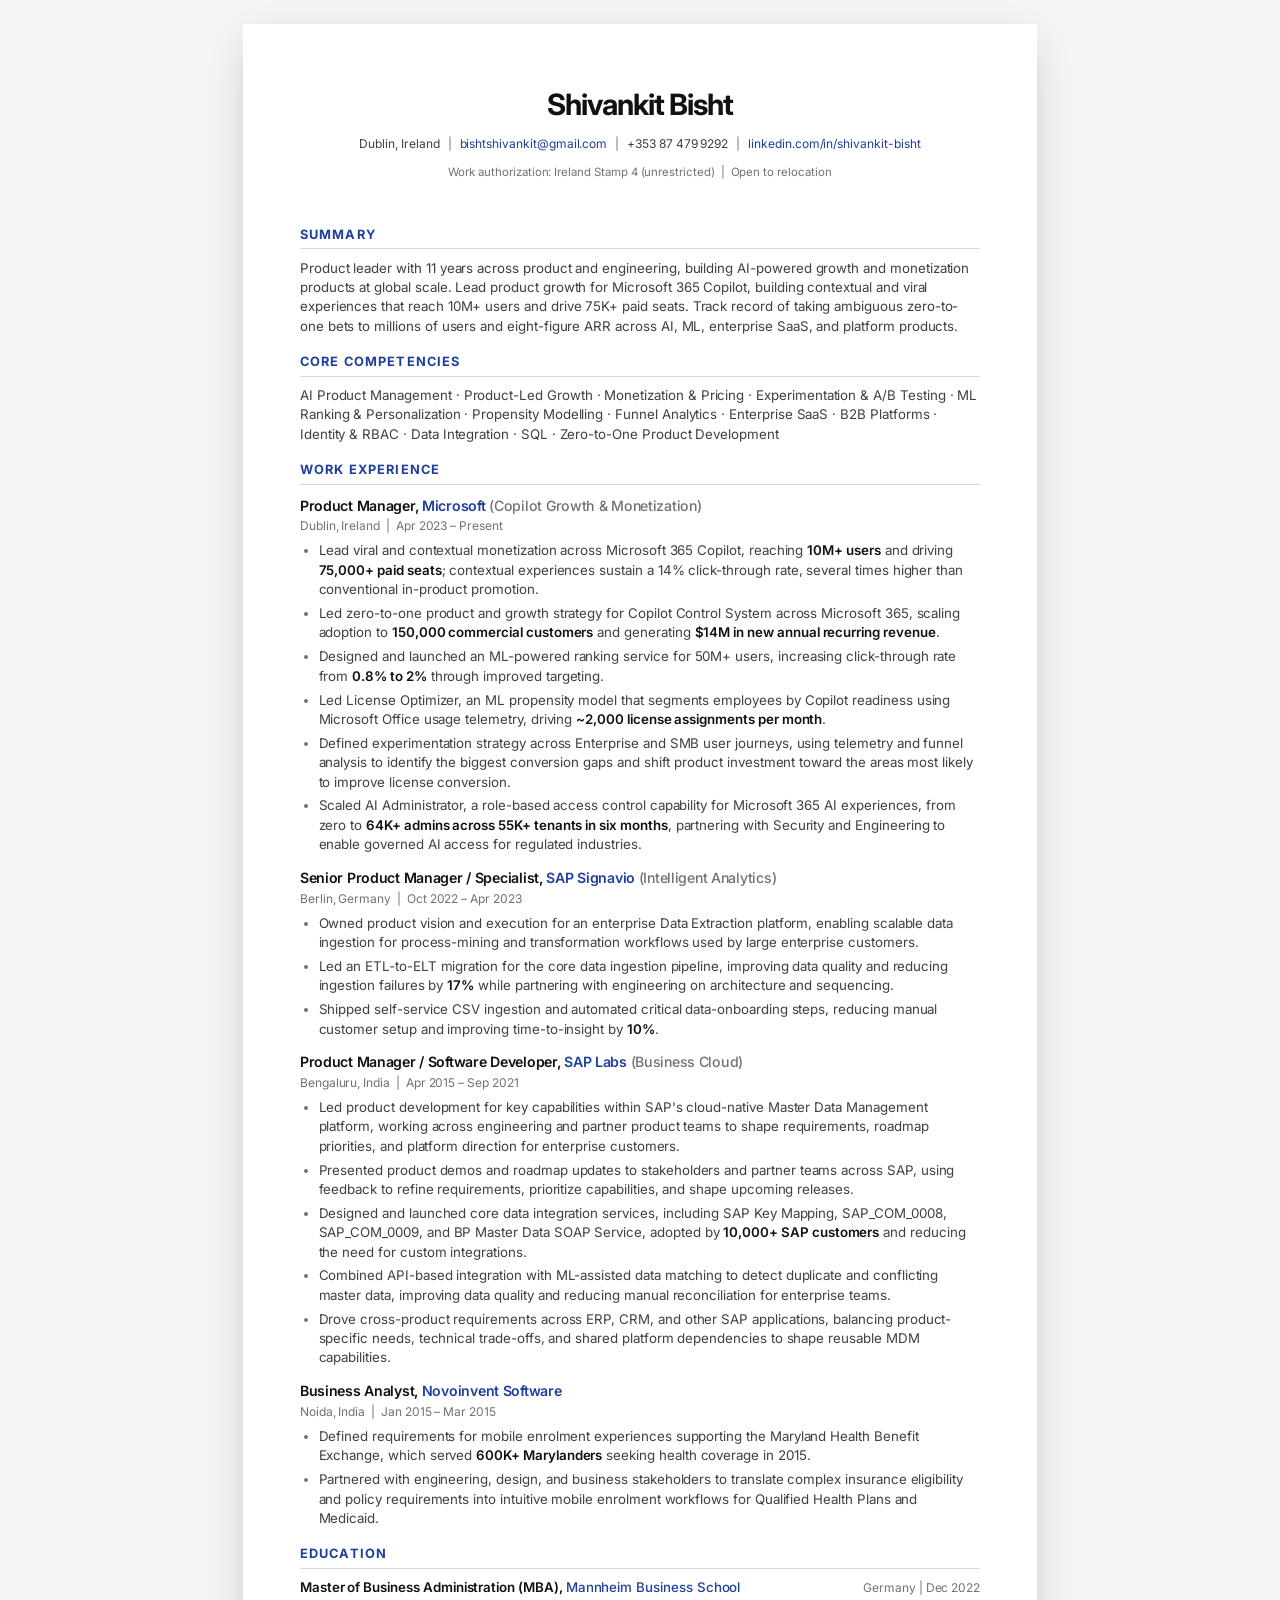
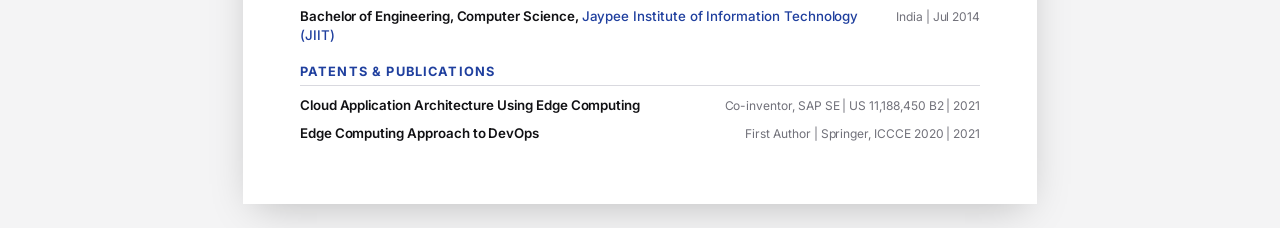
<file: shivankit-bisht-website/resume.html>
<!DOCTYPE html>
<html lang="en">
<head>
<meta charset="utf-8" />
<meta name="viewport" content="width=device-width, initial-scale=1" />
<title>Shivankit Bisht Resume</title>
<meta name="description" content="Resume of Shivankit Bisht, Product Manager, AI Growth &amp; Monetization." />
<link rel="preconnect" href="https://fonts.googleapis.com" />
<link rel="preconnect" href="https://fonts.gstatic.com" crossorigin />
<link rel="stylesheet" href="https://fonts.googleapis.com/css2?family=Inter:wght@400;500;600;700&display=swap" />
<style>
  :root {
    --ink: #111114;
    --ink-2: #3f3f46;
    --ink-3: #71717a;
    --rule: #d9d9df;
    --accent: #1f3f9e;
  }

  * { box-sizing: border-box; }

  body {
    margin: 0;
    background: #f4f4f5;
    color: var(--ink);
    font-family: "Inter", -apple-system, "Segoe UI", Roboto, Helvetica, Arial, sans-serif;
    font-size: 10pt;
    line-height: 1.45;
    letter-spacing: -0.004em;
    -webkit-font-smoothing: antialiased;
  }

  .page {
    width: 210mm;
    min-height: 297mm;
    margin: 24px auto;
    padding: 16mm 15mm;
    background: #fff;
    box-shadow: 0 12px 40px -12px rgba(0, 0, 0, 0.25);
  }

  h1, h2, h3 { margin: 0; letter-spacing: -0.02em; }

  header.head { text-align: center; padding-bottom: 12pt; }
  h1 { font-size: 22pt; font-weight: 700; letter-spacing: -0.035em; }
  .contact { margin-top: 6pt; font-size: 9pt; color: var(--ink-2); }
  .contact a { color: var(--accent); text-decoration: none; }
  .contact span { color: var(--ink-3); margin: 0 5px; }
  .auth { margin-top: 3pt; font-size: 8.6pt; color: var(--ink-3); }

  h2 {
    margin-top: 13pt;
    padding-bottom: 3pt;
    border-bottom: 1px solid var(--rule);
    font-size: 9.6pt;
    font-weight: 700;
    letter-spacing: 0.09em;
    text-transform: uppercase;
    color: var(--accent);
  }

  p.summary, p.comp { margin: 7pt 0 0; color: var(--ink-2); }

  .job { margin-top: 10pt; page-break-inside: avoid; }
  .job:first-of-type { margin-top: 8pt; }
  .job h3 { font-size: 10.6pt; font-weight: 600; }
  .job h3 .org { color: var(--accent); }
  .job h3 .team { font-weight: 500; color: var(--ink-3); }
  .job .meta { margin: 1pt 0 0; font-size: 9pt; color: var(--ink-3); }

  ul { margin: 5pt 0 0; padding-left: 14pt; }
  li { margin-top: 3.5pt; color: var(--ink-2); }
  li::marker { color: var(--ink-3); }
  strong { font-weight: 600; color: var(--ink); }

  .row {
    display: flex;
    justify-content: space-between;
    align-items: baseline;
    gap: 16px;
    margin-top: 7pt;
  }
  .row .left { font-size: 10pt; font-weight: 600; }
  .row .left em { font-style: normal; font-weight: 500; color: var(--accent); }
  .row .right { font-size: 9pt; color: var(--ink-3); white-space: nowrap; }
  .row p { margin: 0; }

  @page { size: A4; margin: 14mm 14mm; }

  @media print {
    body { background: #fff; font-size: 9.6pt; }
    .page { width: auto; min-height: 0; margin: 0; padding: 0; box-shadow: none; }
    a { color: var(--accent) !important; }
  }
</style>
</head>
<body>
<div class="page">

  <header class="head">
    <h1>Shivankit Bisht</h1>
    <p class="contact">
      Dublin, Ireland <span>|</span>
      <a href="mailto:bishtshivankit@gmail.com">bishtshivankit@gmail.com</a> <span>|</span>
      +353 87 479 9292 <span>|</span>
      <a href="https://www.linkedin.com/in/shivankit-bisht/">linkedin.com/in/shivankit-bisht</a>
    </p>
    <p class="auth">Work authorization: Ireland Stamp 4 (unrestricted) &nbsp;|&nbsp; Open to relocation</p>
  </header>

  <h2>Summary</h2>
  <p class="summary">
    Product leader with 11 years across product and engineering, building AI-powered growth and monetization products at
    global scale. Lead product growth for Microsoft 365 Copilot, building contextual and viral experiences that reach
    10M+ users and drive 75K+ paid seats. Track record of taking ambiguous zero-to-one bets to millions of users and
    eight-figure ARR across AI, ML, enterprise SaaS, and platform products.
  </p>

  <h2>Core Competencies</h2>
  <p class="comp">
    AI Product Management · Product-Led Growth · Monetization &amp; Pricing · Experimentation &amp; A/B Testing ·
    ML Ranking &amp; Personalization · Propensity Modelling · Funnel Analytics · Enterprise SaaS · B2B Platforms ·
    Identity &amp; RBAC · Data Integration · SQL · Zero-to-One Product Development
  </p>

  <h2>Work Experience</h2>

  <section class="job">
    <h3>Product Manager, <span class="org">Microsoft</span> <span class="team">(Copilot Growth &amp; Monetization)</span></h3>
    <p class="meta">Dublin, Ireland &nbsp;|&nbsp; Apr 2023 – Present</p>
    <ul>
      <li>Lead viral and contextual monetization across Microsoft 365 Copilot, reaching <strong>10M+ users</strong> and driving <strong>75,000+ paid seats</strong>; contextual experiences sustain a 14% click-through rate, several times higher than conventional in-product promotion.</li>
      <li>Led zero-to-one product and growth strategy for Copilot Control System across Microsoft 365, scaling adoption to <strong>150,000 commercial customers</strong> and generating <strong>$14M in new annual recurring revenue</strong>.</li>
      <li>Designed and launched an ML-powered ranking service for 50M+ users, increasing click-through rate from <strong>0.8% to 2%</strong> through improved targeting.</li>
      <li>Led License Optimizer, an ML propensity model that segments employees by Copilot readiness using Microsoft Office usage telemetry, driving <strong>~2,000 license assignments per month</strong>.</li>
      <li>Defined experimentation strategy across Enterprise and SMB user journeys, using telemetry and funnel analysis to identify the biggest conversion gaps and shift product investment toward the areas most likely to improve license conversion.</li>
      <li>Scaled AI Administrator, a role-based access control capability for Microsoft 365 AI experiences, from zero to <strong>64K+ admins across 55K+ tenants in six months</strong>, partnering with Security and Engineering to enable governed AI access for regulated industries.</li>
    </ul>
  </section>

  <section class="job">
    <h3>Senior Product Manager / Specialist, <span class="org">SAP Signavio</span> <span class="team">(Intelligent Analytics)</span></h3>
    <p class="meta">Berlin, Germany &nbsp;|&nbsp; Oct 2022 – Apr 2023</p>
    <ul>
      <li>Owned product vision and execution for an enterprise Data Extraction platform, enabling scalable data ingestion for process-mining and transformation workflows used by large enterprise customers.</li>
      <li>Led an ETL-to-ELT migration for the core data ingestion pipeline, improving data quality and reducing ingestion failures by <strong>17%</strong> while partnering with engineering on architecture and sequencing.</li>
      <li>Shipped self-service CSV ingestion and automated critical data-onboarding steps, reducing manual customer setup and improving time-to-insight by <strong>10%</strong>.</li>
    </ul>
  </section>

  <section class="job">
    <h3>Product Manager / Software Developer, <span class="org">SAP Labs</span> <span class="team">(Business Cloud)</span></h3>
    <p class="meta">Bengaluru, India &nbsp;|&nbsp; Apr 2015 – Sep 2021</p>
    <ul>
      <li>Led product development for key capabilities within SAP's cloud-native Master Data Management platform, working across engineering and partner product teams to shape requirements, roadmap priorities, and platform direction for enterprise customers.</li>
      <li>Presented product demos and roadmap updates to stakeholders and partner teams across SAP, using feedback to refine requirements, prioritize capabilities, and shape upcoming releases.</li>
      <li>Designed and launched core data integration services, including SAP Key Mapping, SAP_COM_0008, SAP_COM_0009, and BP Master Data SOAP Service, adopted by <strong>10,000+ SAP customers</strong> and reducing the need for custom integrations.</li>
      <li>Combined API-based integration with ML-assisted data matching to detect duplicate and conflicting master data, improving data quality and reducing manual reconciliation for enterprise teams.</li>
      <li>Drove cross-product requirements across ERP, CRM, and other SAP applications, balancing product-specific needs, technical trade-offs, and shared platform dependencies to shape reusable MDM capabilities.</li>
    </ul>
  </section>

  <section class="job">
    <h3>Business Analyst, <span class="org">Novoinvent Software</span></h3>
    <p class="meta">Noida, India &nbsp;|&nbsp; Jan 2015 – Mar 2015</p>
    <ul>
      <li>Defined requirements for mobile enrolment experiences supporting the Maryland Health Benefit Exchange, which served <strong>600K+ Marylanders</strong> seeking health coverage in 2015.</li>
      <li>Partnered with engineering, design, and business stakeholders to translate complex insurance eligibility and policy requirements into intuitive mobile enrolment workflows for Qualified Health Plans and Medicaid.</li>
    </ul>
  </section>

  <h2>Education</h2>
  <div class="row">
    <p class="left">Master of Business Administration (MBA), <em>Mannheim Business School</em></p>
    <p class="right">Germany | Dec 2022</p>
  </div>
  <div class="row">
    <p class="left">Bachelor of Engineering, Computer Science, <em>Jaypee Institute of Information Technology (JIIT)</em></p>
    <p class="right">India | Jul 2014</p>
  </div>

  <h2>Patents &amp; Publications</h2>
  <div class="row">
    <p class="left">Cloud Application Architecture Using Edge Computing</p>
    <p class="right">Co-inventor, SAP SE | US 11,188,450 B2 | 2021</p>
  </div>
  <div class="row">
    <p class="left">Edge Computing Approach to DevOps</p>
    <p class="right">First Author | Springer, ICCCE 2020 | 2021</p>
  </div>

</div>
</body>
</html>
</file>
<file: shivankit-bisht-website/assets/css/styles.css>
/* Shivankit Bisht, personal site
   Tokens, then layout, then components. */

/* ---------- Tokens ---------- */
:root {
  --bg:            #ffffff;
  --bg-alt:        #fafafa;
  --bg-raised:     #ffffff;
  --bg-inset:      #f4f4f5;

  --text:          #0d0d0f;
  --text-2:        #52525b;
  --text-3:        #8a8a94;

  --line:          #e8e8ec;
  --line-strong:   #d9d9df;

  --accent:        #2d5bff;
  --accent-soft:   rgba(45, 91, 255, 0.08);
  --live:          #16a34a;

  --btn-bg:        #0d0d0f;
  --btn-fg:        #ffffff;

  --shadow-sm:     0 1px 2px rgba(15, 15, 20, 0.04);
  --shadow-md:     0 4px 16px -4px rgba(15, 15, 20, 0.08), 0 1px 2px rgba(15, 15, 20, 0.04);
  --shadow-lg:     0 16px 48px -12px rgba(15, 15, 20, 0.14);

  --radius:        12px;
  --radius-lg:     18px;

  --nav-h:         66px;
  --container:     1120px;
  --gutter:        clamp(20px, 4vw, 40px);
  --section-y:     clamp(76px, 9vw, 132px);

  --sans: "Inter", -apple-system, BlinkMacSystemFont, "Segoe UI", Roboto, Helvetica, Arial, sans-serif;
  --mono: "JetBrains Mono", ui-monospace, SFMono-Regular, "SF Mono", Menlo, Consolas, monospace;

  --ease: cubic-bezier(0.22, 0.61, 0.36, 1);
}

[data-theme="dark"] {
  --bg:            #0a0a0c;
  --bg-alt:        #0e0e11;
  --bg-raised:     #121216;
  --bg-inset:      #17171c;

  --text:          #f6f6f7;
  --text-2:        #a6a6b0;
  --text-3:        #74747f;

  --line:          #212128;
  --line-strong:   #2c2c35;

  --accent:        #7b98ff;
  --accent-soft:   rgba(123, 152, 255, 0.12);
  --live:          #4ade80;

  --btn-bg:        #f6f6f7;
  --btn-fg:        #0a0a0c;

  --shadow-sm:     0 1px 2px rgba(0, 0, 0, 0.4);
  --shadow-md:     0 4px 16px -4px rgba(0, 0, 0, 0.5);
  --shadow-lg:     0 16px 48px -12px rgba(0, 0, 0, 0.6);
}

/* ---------- Reset ---------- */
*, *::before, *::after { box-sizing: border-box; }

html {
  -webkit-text-size-adjust: 100%;
  scroll-behavior: smooth;
}

body {
  margin: 0;
  background: var(--bg);
  color: var(--text);
  font-family: var(--sans);
  font-size: 17px;
  line-height: 1.62;
  letter-spacing: -0.011em;
  -webkit-font-smoothing: antialiased;
  -moz-osx-font-smoothing: grayscale;
  overflow-wrap: break-word;
}

h1, h2, h3 { margin: 0; font-weight: 600; letter-spacing: -0.03em; line-height: 1.14; }
p, ul, ol, dl { margin: 0; }
ul, ol { list-style: none; padding: 0; }
strong, b { font-weight: 600; color: var(--text); }
em { font-style: italic; }

a {
  color: inherit;
  text-decoration: none;
  transition: color 0.18s var(--ease), opacity 0.18s var(--ease);
}

:focus-visible {
  outline: 2px solid var(--accent);
  outline-offset: 3px;
  border-radius: 4px;
}

.container {
  width: 100%;
  max-width: var(--container);
  margin-inline: auto;
  padding-inline: var(--gutter);
}

.skip-link {
  position: absolute;
  left: 50%;
  top: 8px;
  transform: translate(-50%, -200%);
  z-index: 200;
  padding: 10px 18px;
  background: var(--btn-bg);
  color: var(--btn-fg);
  border-radius: 999px;
  font-size: 14px;
  font-weight: 500;
}
.skip-link:focus-visible { transform: translate(-50%, 0); }

/* ---------- Icons ---------- */
.icon {
  width: 17px; height: 17px;
  flex: none;
  fill: none;
  stroke: currentColor;
  stroke-width: 1.6;
  stroke-linecap: round;
  stroke-linejoin: round;
  pointer-events: none; /* unfilled icons would otherwise let clicks fall through */
}
.icon--sm { width: 13px; height: 13px; }
.icon--filled { fill: currentColor; stroke: none; }

/* ---------- Buttons ---------- */
.btn {
  display: inline-flex;
  align-items: center;
  gap: 8px;
  height: 38px;
  padding: 0 16px;
  border: 1px solid transparent;
  border-radius: 999px;
  font-size: 14px;
  font-weight: 500;
  letter-spacing: -0.01em;
  white-space: nowrap;
  cursor: pointer;
  transition: background 0.18s var(--ease), border-color 0.18s var(--ease),
              color 0.18s var(--ease), transform 0.18s var(--ease), box-shadow 0.18s var(--ease);
}
.btn--lg { height: 46px; padding: 0 22px; font-size: 15px; }

.btn--primary {
  background: var(--btn-bg);
  color: var(--btn-fg);
  box-shadow: var(--shadow-sm);
}
.btn--primary:hover { transform: translateY(-1px); box-shadow: var(--shadow-md); }
.btn--primary:active { transform: translateY(0); }

.btn--ghost {
  background: var(--bg-raised);
  color: var(--text);
  border-color: var(--line-strong);
}
.btn--ghost:hover { border-color: var(--text-3); background: var(--bg-inset); }

.icon-btn {
  display: inline-flex;
  align-items: center;
  justify-content: center;
  width: 36px; height: 36px;
  border: 1px solid var(--line);
  border-radius: 999px;
  background: var(--bg-raised);
  color: var(--text-2);
  cursor: pointer;
  transition: color 0.18s var(--ease), border-color 0.18s var(--ease), background 0.18s var(--ease);
}
.icon-btn:hover { color: var(--text); border-color: var(--line-strong); background: var(--bg-inset); }

#theme-toggle .icon--moon { display: none; }
[data-theme="dark"] #theme-toggle .icon--sun { display: none; }
[data-theme="dark"] #theme-toggle .icon--moon { display: block; }

/* ---------- Navigation ---------- */
.nav {
  position: sticky;
  top: 0;
  z-index: 100;
  background: color-mix(in srgb, var(--bg) 78%, transparent);
  backdrop-filter: saturate(180%) blur(14px);
  -webkit-backdrop-filter: saturate(180%) blur(14px);
  border-bottom: 1px solid transparent;
  transition: border-color 0.25s var(--ease), background 0.25s var(--ease);
}
.nav.is-stuck { border-bottom-color: var(--line); }

.nav__inner {
  height: var(--nav-h);
  display: flex;
  align-items: center;
  gap: 24px;
}

.wordmark {
  display: inline-flex;
  align-items: center;
  gap: 10px;
  flex: none;
  white-space: nowrap;
  font-size: 15px;
  font-weight: 600;
  letter-spacing: -0.02em;
  margin-right: auto;
}
.wordmark__mark {
  display: grid;
  place-items: center;
  width: 28px; height: 28px;
  border-radius: 8px;
  background: var(--btn-bg);
  color: var(--btn-fg);
  font-size: 11px;
  font-weight: 600;
  letter-spacing: 0.02em;
}

.nav__links {
  display: flex;
  align-items: center;
  gap: 2px;
}
.nav__links a {
  position: relative;
  padding: 7px 11px;
  border-radius: 8px;
  font-size: 14px;
  font-weight: 450;
  color: var(--text-2);
}
.nav__links a:hover { color: var(--text); background: var(--bg-inset); }
.nav__links a.is-active { color: var(--text); font-weight: 500; }
.nav__links a.is-active::after {
  content: "";
  position: absolute;
  left: 11px; right: 11px; bottom: 1px;
  height: 1.5px;
  border-radius: 2px;
  background: var(--text);
}

.nav__actions { display: flex; align-items: center; gap: 10px; }

.nav__progress {
  position: absolute;
  left: 0; bottom: -1px;
  height: 1.5px;
  width: 0;
  background: var(--accent);
  transition: width 0.1s linear;
}

.nav__burger {
  display: none;
  flex-direction: column;
  justify-content: center;
  gap: 5px;
  width: 36px; height: 36px;
  padding: 0 8px;
  border: 1px solid var(--line);
  border-radius: 999px;
  background: var(--bg-raised);
  cursor: pointer;
}
.nav__burger span {
  display: block;
  height: 1.5px;
  background: var(--text);
  border-radius: 2px;
  transition: transform 0.22s var(--ease), opacity 0.22s var(--ease);
}
.nav__burger[aria-expanded="true"] span:first-child { transform: translateY(3.25px) rotate(45deg); }
.nav__burger[aria-expanded="true"] span:last-child  { transform: translateY(-3.25px) rotate(-45deg); }

/* ---------- Section scaffolding ---------- */
.section {
  padding-block: var(--section-y);
  scroll-margin-top: calc(var(--nav-h) + 8px);
}
.section--alt {
  background: var(--bg-alt);
  border-block: 1px solid var(--line);
}

.eyebrow {
  font-family: var(--mono);
  font-size: 11.5px;
  font-weight: 500;
  letter-spacing: 0.1em;
  text-transform: uppercase;
  color: var(--text-3);
}

.section__head { max-width: 720px; margin-bottom: clamp(40px, 5vw, 64px); }
.section__head .eyebrow { margin-bottom: 16px; }
.section__title { font-size: clamp(1.7rem, 3.2vw, 2.35rem); }
.section__sub { margin-top: 14px; color: var(--text-2); font-size: 16px; }

/* ---------- Hero ---------- */
.hero { padding-top: clamp(56px, 8vw, 104px); }

.hero__grid {
  display: grid;
  grid-template-columns: minmax(0, 1.55fr) minmax(0, 1fr);
  gap: clamp(40px, 6vw, 80px);
  align-items: start;
}

.status {
  display: inline-flex;
  align-items: center;
  gap: 9px;
  padding: 5px 13px 5px 10px;
  margin-bottom: 26px;
  border: 1px solid var(--line);
  border-radius: 999px;
  background: var(--bg-raised);
  font-size: 13px;
  font-weight: 450;
  color: var(--text-2);
  box-shadow: var(--shadow-sm);
}
.status__dot {
  position: relative;
  width: 7px; height: 7px;
  border-radius: 50%;
  background: var(--live);
}
.status__dot::after {
  content: "";
  position: absolute;
  inset: -3px;
  border-radius: 50%;
  border: 1px solid var(--live);
  opacity: 0.35;
}

.hero__name {
  font-size: clamp(2.9rem, 6.4vw, 4.4rem);
  letter-spacing: -0.042em;
  line-height: 1.02;
}

.hero__lede {
  margin-top: 22px;
  max-width: 26ch;
  font-size: clamp(1.35rem, 2.5vw, 1.85rem);
  font-weight: 500;
  line-height: 1.28;
  letter-spacing: -0.028em;
  color: var(--text);
}
.hero__lede em {
  font-style: normal;
  background-image: linear-gradient(transparent 68%, var(--accent-soft) 0);
  box-shadow: inset 0 -1px 0 color-mix(in srgb, var(--accent) 30%, transparent);
}

.hero__body {
  margin-top: 24px;
  max-width: 60ch;
  color: var(--text-2);
  font-size: 16.5px;
}

.hero__cta {
  display: flex;
  flex-wrap: wrap;
  gap: 10px;
  margin-top: 34px;
}

/* At-a-glance card */
.glance {
  padding: 26px;
  border: 1px solid var(--line);
  border-radius: var(--radius-lg);
  background: var(--bg-raised);
  box-shadow: var(--shadow-md);
}
.glance .eyebrow { padding-bottom: 16px; border-bottom: 1px solid var(--line); }
.glance__list { display: grid; gap: 2px; }
.glance__list > div { padding: 14px 0; border-bottom: 1px solid var(--line); }
.glance__list > div:last-child { border-bottom: 0; padding-bottom: 0; }
.glance__list dt {
  font-size: 12.5px;
  color: var(--text-3);
  margin-bottom: 3px;
}
.glance__list dd {
  margin: 0;
  font-size: 14.5px;
  font-weight: 500;
  letter-spacing: -0.015em;
}
.glance__list dd span {
  display: block;
  font-size: 13px;
  font-weight: 400;
  color: var(--text-2);
  letter-spacing: -0.008em;
}

/* Metric strip */
.metrics {
  display: grid;
  grid-template-columns: repeat(4, minmax(0, 1fr));
  margin-top: clamp(56px, 7vw, 92px);
  border-top: 1px solid var(--line);
  border-bottom: 1px solid var(--line);
}
.metrics li {
  padding: 28px 26px 28px 0;
  border-right: 1px solid var(--line);
}
.metrics li:last-child { border-right: 0; }
.metrics li + li { padding-left: 26px; }
.metrics__value {
  display: block;
  font-size: clamp(1.75rem, 3vw, 2.2rem);
  font-weight: 600;
  letter-spacing: -0.04em;
  line-height: 1;
}
.metrics__label {
  display: block;
  margin-top: 10px;
  font-size: 13.5px;
  line-height: 1.45;
  color: var(--text-2);
}

/* ---------- Experience ---------- */
.roles { display: grid; }
.role {
  display: grid;
  grid-template-columns: 232px minmax(0, 1fr);
  gap: clamp(24px, 4vw, 56px);
  padding-block: clamp(36px, 4vw, 52px);
  border-top: 1px solid var(--line);
}
.role:first-child { border-top: 0; padding-top: 0; }

.role__meta { position: sticky; top: calc(var(--nav-h) + 28px); }
.logo {
  display: grid;
  place-items: center;
  width: 36px; height: 36px;
  margin-bottom: 14px;
  border: 1px solid var(--line-strong);
  border-radius: 10px;
  background: var(--bg-raised);
  font-size: 15px;
  font-weight: 600;
  letter-spacing: -0.02em;
  color: var(--text);
  overflow: hidden;
}
.logo__mark { display: block; width: 18px; height: 18px; }
.logo--sap {
  background: #0a8cd2;
  border-color: transparent;
  color: #fff;
  font-size: 11.5px;
  font-weight: 700;
  letter-spacing: 0.01em;
}
.logo--img { background: #fff; padding: 2px; }
.logo__img { display: block; width: 100%; height: 100%; object-fit: contain; }
.role__company { font-size: 16px; font-weight: 600; letter-spacing: -0.02em; }
.role__dates {
  margin-top: 6px;
  font-family: var(--mono);
  font-size: 12.5px;
  color: var(--text-2);
  letter-spacing: -0.01em;
}
.role__place { font-size: 13.5px; color: var(--text-3); }

.role__title {
  font-size: 1.22rem;
  display: flex;
  flex-wrap: wrap;
  align-items: baseline;
  gap: 10px;
}
.role__team {
  font-size: 13px;
  font-weight: 450;
  letter-spacing: -0.005em;
  color: var(--text-2);
  padding: 3px 10px;
  border: 1px solid var(--line);
  border-radius: 999px;
  background: var(--bg-raised);
}
.role__summary {
  margin-top: 12px;
  max-width: 62ch;
  color: var(--text-2);
  font-size: 16px;
}

.bullets { margin-top: 20px; display: grid; gap: 12px; max-width: 70ch; }
.bullets li {
  position: relative;
  padding-left: 20px;
  font-size: 15.5px;
  line-height: 1.6;
  color: var(--text-2);
}
.bullets li::before {
  content: "";
  position: absolute;
  left: 2px; top: 10px;
  width: 5px; height: 5px;
  border-radius: 50%;
  background: var(--line-strong);
}

.tags { display: flex; flex-wrap: wrap; gap: 7px; margin-top: 22px; }
.tags li {
  padding: 4px 11px;
  border: 1px solid var(--line);
  border-radius: 999px;
  background: var(--bg-raised);
  font-size: 12.5px;
  font-weight: 450;
  color: var(--text-2);
  letter-spacing: -0.005em;
}
.tags--lg li { padding: 6px 13px; font-size: 13.5px; }

/* ---------- Impact cards ---------- */
.cards {
  display: grid;
  grid-template-columns: repeat(2, minmax(0, 1fr));
  gap: 18px;
}
.card {
  position: relative;
  display: flex;
  flex-direction: column;
  padding: 30px;
  border: 1px solid var(--line);
  border-radius: var(--radius-lg);
  background: var(--bg-raised);
  transition: border-color 0.22s var(--ease), box-shadow 0.22s var(--ease), transform 0.22s var(--ease);
}
.card:hover {
  border-color: var(--line-strong);
  box-shadow: var(--shadow-lg);
  transform: translateY(-2px);
}
.card--feature { grid-column: 1 / -1; }

.card--wide {
  grid-column: 1 / -1;
  display: grid;
  grid-template-columns: minmax(0, 0.85fr) minmax(0, 1.15fr);
  grid-template-rows: auto auto;
  column-gap: 56px;
  row-gap: 18px;
  align-content: start;
}
.card--wide .card__metric { grid-area: 1 / 1 / 2 / 2; }
.card--wide .card__title  { grid-area: 2 / 1 / 3 / 2; margin-top: 0; align-self: start; }
.card--wide .card__text   { grid-area: 1 / 2 / 2 / 3; margin-top: 4px; }
.card--wide .tags         { grid-area: 2 / 2 / 3 / 3; margin-top: 0; padding-top: 0; align-self: start; }

.card__metric {
  display: flex;
  flex-wrap: wrap;
  align-items: baseline;
  gap: 10px;
  padding-right: 44px;
  font-size: clamp(2rem, 3.4vw, 2.6rem);
  font-weight: 600;
  letter-spacing: -0.045em;
  line-height: 1;
}
.card__metric span {
  font-family: var(--mono);
  font-size: 11.5px;
  font-weight: 400;
  letter-spacing: 0.06em;
  text-transform: uppercase;
  color: var(--text-3);
}
.card__title { margin-top: 18px; font-size: 1.12rem; }
.card--feature .card__title { font-size: 1.32rem; max-width: 24ch; }
.card__text {
  margin-top: 12px;
  max-width: 62ch;
  font-size: 15.5px;
  color: var(--text-2);
}
.card__stats {
  display: flex;
  flex-wrap: wrap;
  gap: 28px;
  margin-top: 24px;
  padding-top: 20px;
  border-top: 1px solid var(--line);
  font-size: 13.5px;
  color: var(--text-2);
}
.card__stats b { display: block; font-size: 17px; letter-spacing: -0.02em; }
.card .tags { margin-top: auto; padding-top: 24px; }

/* Card opens a case study: the button stretches over the whole card */
.card__open {
  appearance: none;
  margin: 0;
  padding: 0;
  border: 0;
  background: none;
  font: inherit;
  color: inherit;
  letter-spacing: inherit;
  text-align: left;
  cursor: pointer;
}
.card__open::after {
  content: "";
  position: absolute;
  inset: 0;
  border-radius: inherit;
}
.card__open:focus-visible { outline: none; }
.card:has(.card__open:focus-visible) {
  outline: 2px solid var(--accent);
  outline-offset: 3px;
}
.card:hover .card__title,
.card:has(.card__open:focus-visible) .card__title {
  text-decoration: underline;
  text-decoration-thickness: 1px;
  text-underline-offset: 3px;
  text-decoration-color: var(--line-strong);
}

.card__go {
  position: absolute;
  top: 26px;
  right: 26px;
  display: grid;
  place-items: center;
  width: 30px;
  height: 30px;
  border: 1px solid var(--line);
  border-radius: 999px;
  color: var(--text-3);
  background: var(--bg-raised);
  transition: color 0.22s var(--ease), border-color 0.22s var(--ease), transform 0.22s var(--ease);
}
.card:hover .card__go,
.card:has(.card__open:focus-visible) .card__go {
  color: var(--text);
  border-color: var(--line-strong);
  transform: translateX(2px);
}

/* ---------- Case study dialog ---------- */
.case-dialog {
  width: min(880px, calc(100vw - 28px));
  max-height: min(88vh, 940px);
  padding: 0;
  border: 1px solid var(--line);
  border-radius: var(--radius-lg);
  background: var(--bg-raised);
  color: var(--text);
  box-shadow: 0 40px 90px -28px rgba(12, 12, 18, 0.4);
  overflow: hidden;
}
.case-dialog::backdrop {
  background: rgba(12, 12, 18, 0.42);
  backdrop-filter: blur(3px);
  -webkit-backdrop-filter: blur(3px);
}
.case-dialog[open] { animation: case-in 0.26s var(--ease); }
.case-dialog[open]::backdrop { animation: fade-in 0.26s var(--ease); }

@keyframes case-in {
  from { opacity: 0; transform: translateY(10px) scale(0.99); }
}
@keyframes fade-in {
  from { opacity: 0; }
}

.case-dialog__close {
  position: absolute;
  top: 18px;
  right: 18px;
  z-index: 2;
  display: grid;
  place-items: center;
  width: 34px;
  height: 34px;
  border: 1px solid var(--line);
  border-radius: 999px;
  background: var(--bg-raised);
  color: var(--text-2);
  cursor: pointer;
  transition: color 0.18s var(--ease), border-color 0.18s var(--ease), background 0.18s var(--ease);
}
.case-dialog__close:hover { color: var(--text); border-color: var(--line-strong); background: var(--bg-inset); }
/* Solid halo keeps scrolling text from touching the button */
.case-dialog__close { box-shadow: 0 0 0 7px var(--bg-raised); }

.case {
  max-height: inherit;
  overflow-y: auto;
  overscroll-behavior: contain;
  padding: clamp(28px, 4vw, 48px);
}
.case:focus { outline: none; }

.case__eyebrow {
  font-family: var(--mono);
  font-size: 11.5px;
  font-weight: 500;
  letter-spacing: 0.08em;
  text-transform: uppercase;
  color: var(--text-3);
  padding-right: 40px;
}
.case__title {
  margin-top: 14px;
  max-width: 26ch;
  font-size: clamp(1.45rem, 3vw, 1.95rem);
  letter-spacing: -0.032em;
}
.case__stats {
  display: flex;
  flex-wrap: wrap;
  gap: 12px 32px;
  margin-top: 24px;
  padding-bottom: 30px;
  font-size: 13.5px;
  color: var(--text-2);
}
.case__stats b {
  display: block;
  font-size: 1.3rem;
  font-weight: 600;
  letter-spacing: -0.035em;
  color: var(--text);
}

.case__block {
  display: grid;
  grid-template-columns: 182px minmax(0, 1fr);
  gap: 8px 28px;
  padding-block: 26px;
  border-top: 1px solid var(--line);
}
.case__block h3 {
  font-family: var(--mono);
  font-size: 11.5px;
  font-weight: 500;
  letter-spacing: 0.1em;
  text-transform: uppercase;
  color: var(--text-3);
  padding-top: 4px;
}
.case__block p {
  font-size: 15.5px;
  line-height: 1.66;
  color: var(--text-2);
  max-width: 62ch;
}
.case__block p + p { margin-top: 14px; }
.case__block .bullets { margin-top: 0; }

html.has-dialog, html.has-dialog body { overflow: hidden; }

/* ---------- Skills ---------- */
.skills { display: grid; gap: 0; }
.skills__group {
  display: grid;
  grid-template-columns: 232px minmax(0, 1fr);
  gap: clamp(24px, 4vw, 56px);
  padding-block: 28px;
  border-top: 1px solid var(--line);
  align-items: start;
}
.skills__group:first-child { border-top: 0; padding-top: 0; }
.skills__group h3 { font-size: 15.5px; letter-spacing: -0.02em; padding-top: 6px; }
.skills .tags { margin-top: 0; }

/* ---------- Simple lists (education, research) ---------- */
.list { display: grid; }
.list__item {
  display: flex;
  flex-wrap: wrap;
  align-items: baseline;
  justify-content: space-between;
  gap: 12px 32px;
  padding-block: 26px;
  border-top: 1px solid var(--line);
}
.list__item:first-child { border-top: 0; padding-top: 0; }
.list__item h3 { font-size: 1.08rem; }
.list__item > div > p { margin-top: 5px; font-size: 15px; color: var(--text-2); }
.list__item a {
  color: var(--accent);
  display: inline-flex;
  align-items: center;
  gap: 4px;
  font-family: var(--mono);
  font-size: 13.5px;
}
.list__item a:hover { text-decoration: underline; text-underline-offset: 3px; }
.kicker {
  font-family: var(--mono);
  font-size: 11.5px;
  letter-spacing: 0.08em;
  text-transform: uppercase;
  color: var(--text-3);
  margin-bottom: 9px;
}
.list__meta {
  text-align: right;
  font-size: 14px;
  color: var(--text-2);
}
.list__meta span {
  display: block;
  font-family: var(--mono);
  font-size: 12.5px;
  color: var(--text-3);
}

/* ---------- Contact ---------- */
.contact { border-top: 1px solid var(--line); }
.contact__head { max-width: 640px; }
.contact__head .eyebrow { margin-bottom: 16px; }
.contact__title { font-size: clamp(1.9rem, 4vw, 2.9rem); letter-spacing: -0.035em; }
.contact__sub { margin-top: 16px; color: var(--text-2); }
.contact__email {
  display: inline-block;
  margin-top: 26px;
  font-size: clamp(1.05rem, 2.2vw, 1.35rem);
  font-weight: 500;
  letter-spacing: -0.025em;
  box-shadow: inset 0 -1px 0 var(--line-strong);
  padding-bottom: 2px;
}
.contact__email:hover { color: var(--accent); box-shadow: inset 0 -1px 0 var(--accent); }

.contact__grid {
  display: grid;
  grid-template-columns: repeat(4, minmax(0, 1fr));
  gap: 14px;
  margin-top: clamp(44px, 5vw, 64px);
}
.contact__card {
  display: flex;
  flex-direction: column;
  gap: 10px;
  padding: 22px;
  border: 1px solid var(--line);
  border-radius: var(--radius);
  background: var(--bg-raised);
  transition: border-color 0.2s var(--ease), background 0.2s var(--ease), transform 0.2s var(--ease);
}
.contact__card:hover { border-color: var(--line-strong); background: var(--bg-inset); transform: translateY(-2px); }
.contact__value {
  display: inline-flex;
  align-items: center;
  gap: 6px;
  font-size: 14.5px;
  font-weight: 500;
  letter-spacing: -0.015em;
  overflow-wrap: anywhere;
}

/* ---------- Footer ---------- */
.footer {
  border-top: 1px solid var(--line);
  background: var(--bg-alt);
  padding-block: 30px;
}
.footer__inner {
  display: flex;
  flex-wrap: wrap;
  align-items: center;
  gap: 10px 28px;
  font-size: 13.5px;
  color: var(--text-3);
}
.footer__top {
  margin-left: auto;
  display: inline-flex;
  align-items: center;
  gap: 6px;
}
.footer__top:hover { color: var(--text); }

/* ---------- Reveal on scroll ---------- */
[data-reveal] {
  opacity: 0;
  transform: translateY(14px);
  transition: opacity 0.6s var(--ease), transform 0.6s var(--ease);
}
[data-reveal].is-visible { opacity: 1; transform: none; }

/* ---------- Responsive ---------- */
@media (max-width: 1080px) {
  .nav__inner { gap: 14px; }
  .nav__links a { padding: 7px 7px; font-size: 13.5px; }
  .nav__links a.is-active::after { left: 7px; right: 7px; }
  .role, .skills__group { grid-template-columns: 180px minmax(0, 1fr); }
  .contact__grid { grid-template-columns: repeat(2, minmax(0, 1fr)); }
}

@media (max-width: 1000px) {
  .nav__burger { display: flex; }

  .nav__links {
    position: fixed;
    inset: var(--nav-h) 0 auto 0;
    flex-direction: column;
    align-items: stretch;
    gap: 2px;
    padding: 14px var(--gutter) 22px;
    background: var(--bg);
    border-bottom: 1px solid var(--line);
    box-shadow: var(--shadow-lg);
    opacity: 0;
    visibility: hidden;
    transform: translateY(-8px);
    transition: opacity 0.22s var(--ease), transform 0.22s var(--ease), visibility 0.22s;
  }
  .nav__links.is-open { opacity: 1; visibility: visible; transform: none; }
  .nav__links a { padding: 12px 10px; font-size: 16px; border-radius: 10px; }
  .nav__links a.is-active::after { display: none; }
  .nav__links a.is-active { background: var(--bg-inset); }
}

@media (max-width: 940px) {
  .hero__grid { grid-template-columns: minmax(0, 1fr); }
  .glance { max-width: 460px; }
  .metrics { grid-template-columns: repeat(2, minmax(0, 1fr)); }
  .metrics li { border-bottom: 1px solid var(--line); }
  .metrics li:nth-child(2n) { border-right: 0; }
  .metrics li:nth-child(n + 3) { border-bottom: 0; }
  .metrics li:nth-child(2n + 1) { padding-left: 0; }
  .metrics li:nth-child(2n) { padding-left: 26px; }
}

@media (max-width: 860px) {
  .role, .skills__group { grid-template-columns: minmax(0, 1fr); gap: 18px; }  .role__meta { position: static; display: grid; grid-template-columns: auto auto 1fr; align-items: center; gap: 4px 12px; }
  .logo { margin-bottom: 0; grid-row: span 2; }
  .role__company { grid-column: 2; }
  .role__dates { grid-column: 2; margin-top: 0; }
  .role__place { grid-column: 3; grid-row: 1 / span 2; text-align: right; }

  .cards { grid-template-columns: minmax(0, 1fr); }
  .card--wide { display: flex; flex-direction: column; }
  .card--wide .card__title { margin-top: 18px; }
  .card--wide .card__text { margin-top: 12px; }
  .card--wide .tags { margin-top: auto; padding-top: 24px; }
}

@media (max-width: 620px) {
  body { font-size: 16px; }
  .wordmark__text { display: none; }
  .nav__actions .btn--primary { height: 34px; padding: 0 12px; font-size: 13px; }
  .nav__actions .btn--primary .icon { display: none; }
  #theme-toggle { display: none; }
  .hero__cta .btn { flex: 1 1 auto; justify-content: center; }
  .metrics { grid-template-columns: minmax(0, 1fr); }
  .metrics li { border-right: 0; border-bottom: 1px solid var(--line); padding: 20px 0 !important; }
  .metrics li:last-child { border-bottom: 0; }
  .card { padding: 24px; }
  .card__go { top: 20px; right: 20px; }
  .case__block { grid-template-columns: minmax(0, 1fr); gap: 10px; }
  .case-dialog { max-height: 92vh; }
  .contact__grid { grid-template-columns: minmax(0, 1fr); }
  .list__meta { text-align: left; }
}

/* ---------- Motion and print ---------- */
@media (prefers-reduced-motion: reduce) {
  html { scroll-behavior: auto; }
  *, *::before, *::after {
    animation-duration: 0.001ms !important;
    transition-duration: 0.001ms !important;
  }
  [data-reveal] { opacity: 1; transform: none; }
}

@media print {
  .nav, .footer__top, .hero__cta, .contact__grid, .status { display: none !important; }
  body { font-size: 11pt; }
  .section { padding-block: 18pt; }
  .section--alt, .card, .glance { background: #fff !important; }
  .role { break-inside: avoid; }
  [data-reveal] { opacity: 1 !important; transform: none !important; }
}
</file>
